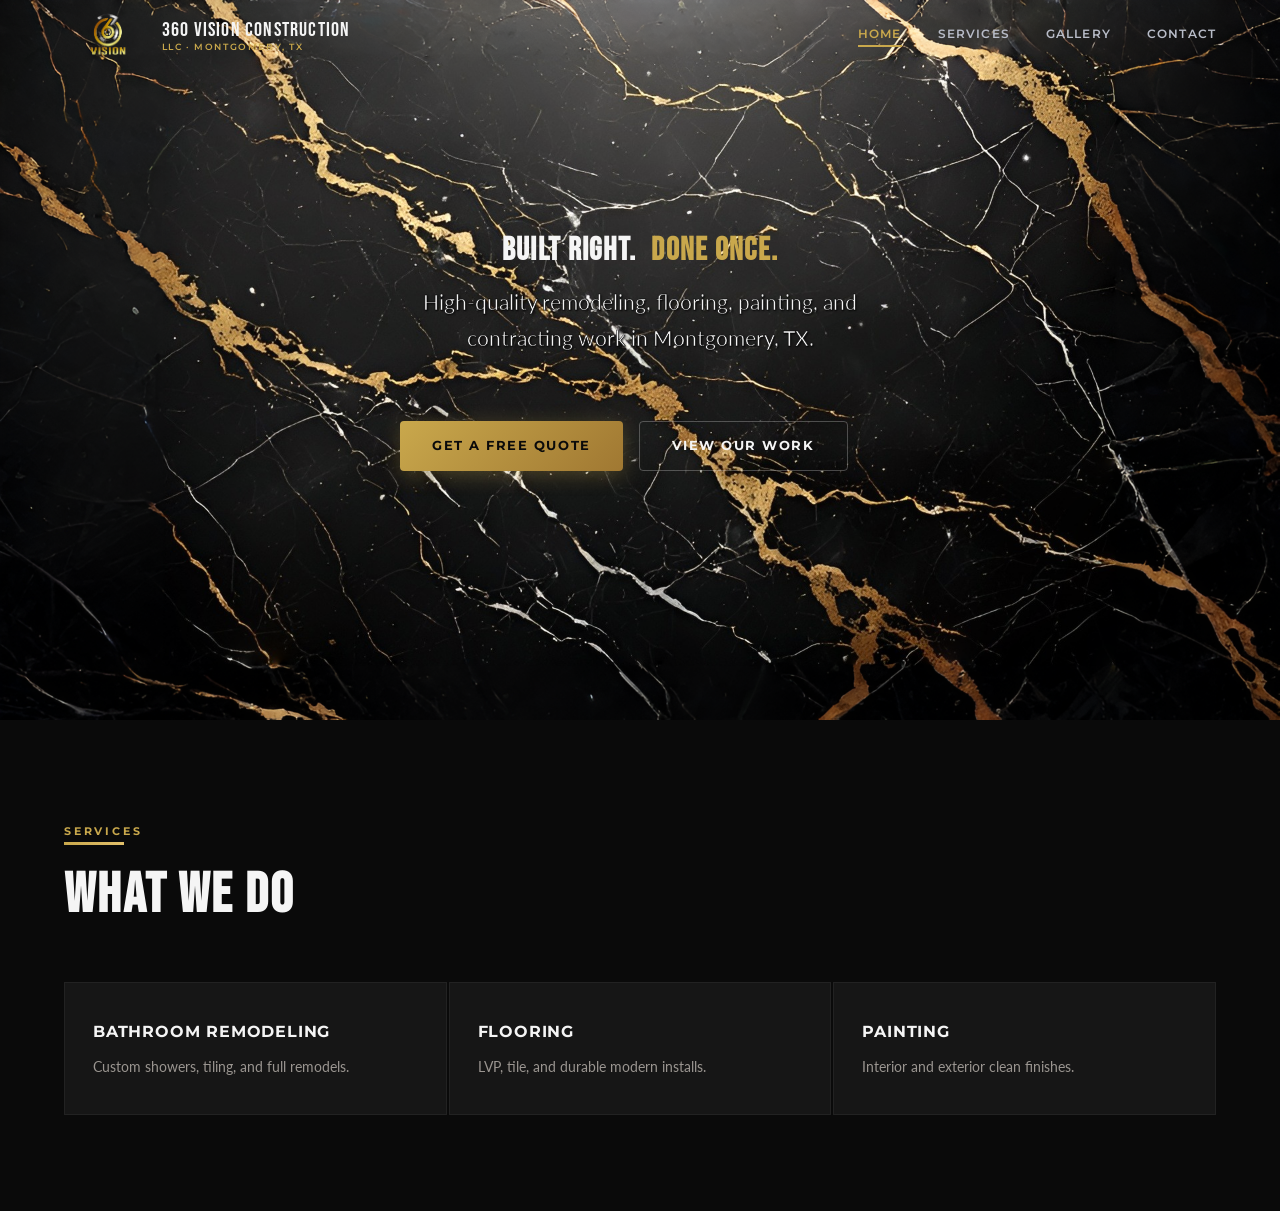
<file: index.html>
<!DOCTYPE html>
<html lang="en">

<head>
  <meta charset="UTF-8">
  <meta name="viewport" content="width=device-width, initial-scale=1.0">
  <title>360 Vision Construction LLC</title>


  <link rel="stylesheet" href="assets/css/styles.css">
</head>

<body>


  <nav id="navbar">
    <div class="nav-inner">
      <a href="../index.html" class="nav-logo">
        <img src="../assets/images/branding/IMG_4786.PNG" alt="360 Vision Construction LLC"
          style="height:60px; width:auto;" />
        <div class="logo-text">
          <span class="logo-name">360 Vision Construction</span>
          <span class="logo-sub">LLC · Montgomery, TX</span>
        </div>
      </a>

      <div class="nav-links">
        <a href="../index.html" class="active">Home</a>
        <a href="../pages/services.html">Services</a>
        <a href="../pages/gallery.html">Gallery</a>
        <a href="pages/contact.html">Contact</a>
      </div>
    </div>
  </nav>


  <section class="hero">
    <div class="hero-content">
      <div class="hero-left">
        <h1 class="hero-headline section-title">
          Built Right.
          <span class="gold">Done Once.</span>
        </h1>
        <p class="hero-desc">
          High-quality remodeling, flooring, painting, and contracting work in Montgomery, TX.
        </p>

      </div>
      <div class="hero-actions">
        <a href="../pages/contact.html" class="btn btn-primary">Get a Free Quote</a>
        <a href="../pages/gallery.html" class="btn btn-outline">View Our Work</a>
      </div>
    </div>
    </div>

  </section>


  <section class="section-pad">
    <div class="container">
      <div class="section-header">
        <span class="section-label">Services</span>
        <span class="accent-line"></span>
        <h2 class="section-title">What We Do</h2>
      </div>


      <div class="services-grid">
        <div class="service-card">
          <h3>Bathroom Remodeling</h3>
          <p>Custom showers, tiling, and full remodels.</p>
        </div>


        <div class="service-card">
          <h3>Flooring</h3>
          <p>LVP, tile, and durable modern installs.</p>
        </div>


        <div class="service-card">
          <h3>Painting</h3>
          <p>Interior and exterior clean finishes.</p>
        </div>
      </div>
    </div>
  </section>


  <script src="assets/js/script.js"></script>
</body>

</html>
</file>
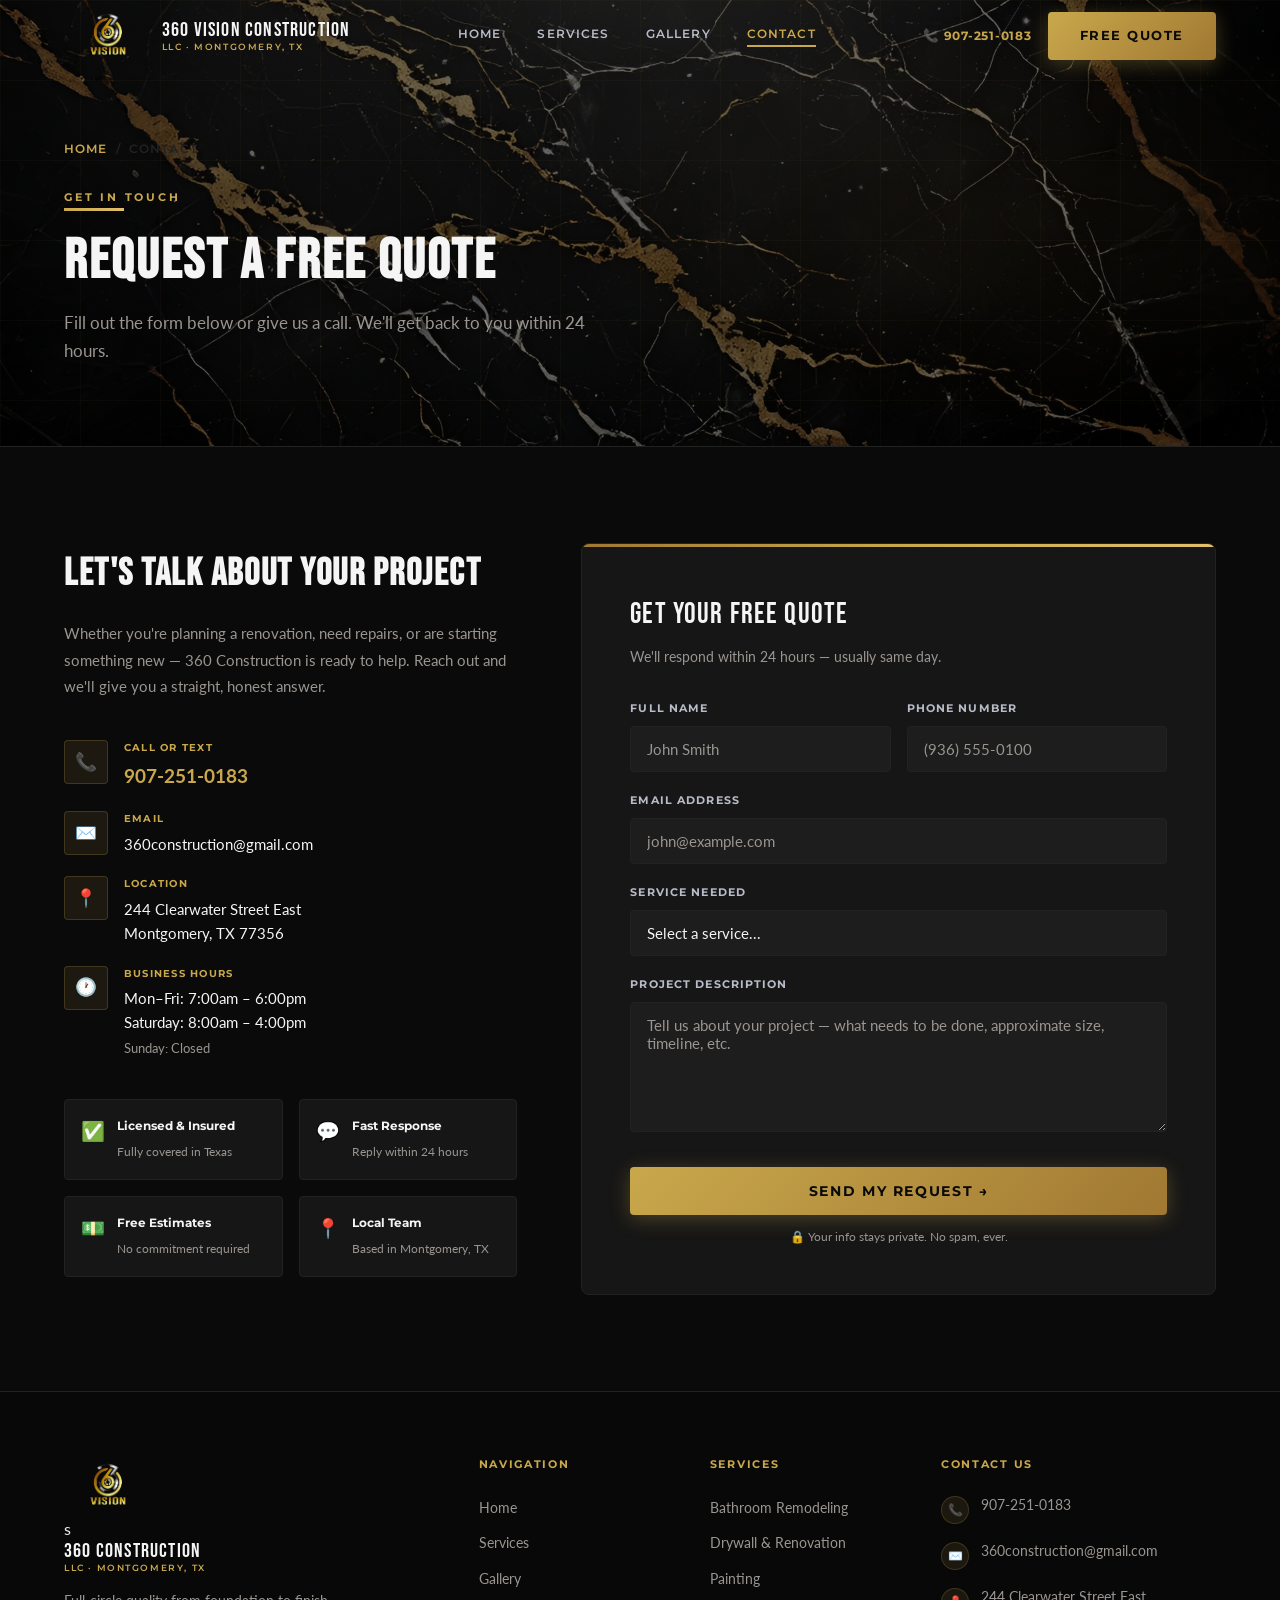
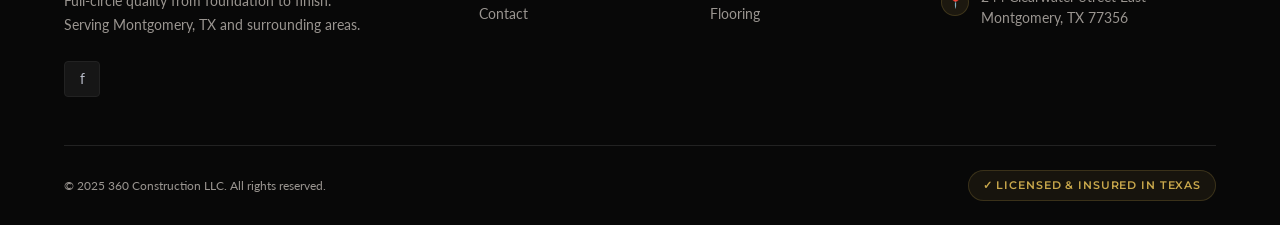
<file: pages/contact.html>
<!DOCTYPE html>
<html lang="en">

<head>
  <meta charset="UTF-8" />
  <meta name="viewport" content="width=device-width, initial-scale=1.0" />
  <title>Contact | 360 Construction LLC — Free Quote Montgomery, TX</title>
  <meta name="description"
    content="Get a free estimate from 360 Construction LLC. Call 907-251-0183 or submit a request online." />
  <link rel="stylesheet" href="../assets/css/styles.css" />
  <style>
    .contact-trust-grid {
      display: grid;
      grid-template-columns: repeat(2, 1fr);
      gap: 16px;
      margin-top: 40px;
    }

    .contact-trust-item {
      display: flex;
      align-items: flex-start;
      gap: 12px;
      background: var(--black-card);
      border: 1px solid var(--black-border);
      border-radius: var(--radius);
      padding: 16px;
    }

    .cti-icon {
      font-size: 1.2rem;
      flex-shrink: 0;
    }

    .cti-text strong {
      display: block;
      font-family: var(--font-heading);
      font-size: 0.75rem;
      font-weight: 700;
      color: var(--white);
      margin-bottom: 2px;
    }

    .cti-text span {
      font-size: 0.78rem;
      color: var(--text-muted);
    }

    @media (max-width: 600px) {
      .contact-trust-grid {
        grid-template-columns: 1fr;
      }
    }
  </style>
</head>

<body>

  <nav id="navbar">
    <div class="nav-inner">
      <a href="../index.html" class="nav-logo">
        <img src="../assets/images/branding/IMG_4786.PNG" alt="360 Vision Construction LLC"
          style="height:60px; width:auto;" />
        <div class="logo-text">
          <span class="logo-name">360 Vision Construction</span>
          <span class="logo-sub">LLC · Montgomery, TX</span>
        </div>
      </a>
      <div class="nav-links">
        <a href="../index.html">Home</a>
        <a href="services.html">Services</a>
        <a href="gallery.html">Gallery</a>
        <a href="contact.html" class="active">Contact</a>
      </div>
      <div class="nav-cta">
        <a href="tel:9072510183" class="nav-phone">📞 907-251-0183</a>
        <a href="contact.html" class="btn btn-primary">Free Quote</a>
      </div>
      <button class="hamburger" id="hamburger" aria-label="Menu" aria-expanded="false">
        <span></span><span></span><span></span>
      </button>
    </div>
  </nav>

  <div class="mobile-menu" id="mobile-menu">
    <a href="../index.html">Home</a>
    <a href="services.html">Services</a>
    <a href="gallery.html">Gallery</a>
    <a href="contact.html">Contact</a>
    <a href="tel:9072510183" class="btn btn-primary">📞 Call 907-251-0183</a>
    <a href="contact.html" class="btn btn-outline">Get a Free Quote</a>
  </div>

  <section class="page-hero">
    <div class="container">
      <div class="breadcrumb">
        <a href="../index.html">Home</a>
        <span>/</span>
        <span>Contact</span>
      </div>
      <span class="section-label">Get in Touch</span>
      <span class="accent-line"></span>
      <h1 class="section-title">Request a Free Quote</h1>
      <p class="section-subtitle">Fill out the form below or give us a call. We'll get back to you within 24 hours.</p>
    </div>
  </section>

  <section class="contact-section section-pad">
    <div class="container">
      <div class="contact-layout">

        <div class="contact-info fade-up">
          <h2>Let's Talk About Your Project</h2>
          <p>Whether you're planning a renovation, need repairs, or are starting something new — 360 Construction is
            ready to help. Reach out and we'll give you a straight, honest answer.</p>

          <div class="contact-details">
            <div class="contact-detail">
              <div class="cd-icon">📞</div>
              <div>
                <div class="cd-label">Call or Text</div>
                <div class="cd-value">
                  <a href="tel:9072510183"
                    style="font-size:1.2rem; font-weight:700; color: var(--gold);">907-251-0183</a>
                </div>
              </div>
            </div>
            <div class="contact-detail">
              <div class="cd-icon">✉️</div>
              <div>
                <div class="cd-label">Email</div>
                <div class="cd-value">
                  <a href="mailto:360construction@gmail.com">360construction@gmail.com</a>
                </div>
              </div>
            </div>
            <div class="contact-detail">
              <div class="cd-icon">📍</div>
              <div>
                <div class="cd-label">Location</div>
                <div class="cd-value">244 Clearwater Street East<br>Montgomery, TX 77356</div>
              </div>
            </div>
            <div class="contact-detail">
              <div class="cd-icon">🕐</div>
              <div>
                <div class="cd-label">Business Hours</div>
                <div class="cd-value">
                  Mon–Fri: 7:00am – 6:00pm<br>
                  Saturday: 8:00am – 4:00pm<br>
                  <span style="color: var(--text-muted); font-size: 0.82rem;">Sunday: Closed</span>
                </div>
              </div>
            </div>
          </div>

          <div class="contact-trust-grid">
            <div class="contact-trust-item">
              <div class="cti-icon">✅</div>
              <div class="cti-text">
                <strong>Licensed &amp; Insured</strong>
                <span>Fully covered in Texas</span>
              </div>
            </div>
            <div class="contact-trust-item">
              <div class="cti-icon">💬</div>
              <div class="cti-text">
                <strong>Fast Response</strong>
                <span>Reply within 24 hours</span>
              </div>
            </div>
            <div class="contact-trust-item">
              <div class="cti-icon">💵</div>
              <div class="cti-text">
                <strong>Free Estimates</strong>
                <span>No commitment required</span>
              </div>
            </div>
            <div class="contact-trust-item">
              <div class="cti-icon">📍</div>
              <div class="cti-text">
                <strong>Local Team</strong>
                <span>Based in Montgomery, TX</span>
              </div>
            </div>
          </div>
        </div>

        <div class="contact-form-wrap fade-up">
          <div id="form-success" class="form-success">
            <div class="success-icon">✅</div>
            <h3>Message Received!</h3>
            <p>Thanks for reaching out. We will get back to you within 24 hours.</p>
            <div style="margin-top: 24px;">
              <a href="tel:9072510183" class="btn btn-primary">📞 Call Us Now</a>
            </div>
          </div>

          <form id="contact-form" novalidate>
            <input type="hidden" name="source" value="website" />
            <div class="form-title">Get Your Free Quote</div>
            <div class="form-subtitle">We'll respond within 24 hours — usually same day.</div>

            <div class="form-row">
              <div class="form-group">
                <label for="name">Full Name</label>
                <input type="text" id="name" name="name" placeholder="John Smith" required />
              </div>
              <div class="form-group">
                <label for="phone">Phone Number</label>
                <input type="tel" id="phone" name="phone" placeholder="(936) 555-0100" required />
              </div>
            </div>

            <div class="form-group">
              <label for="email">Email Address</label>
              <input type="email" id="email" name="email" placeholder="john@example.com" />
            </div>

            <div class="form-group">
              <label for="service">Service Needed</label>
              <select id="service" name="service" required>
                <option value="" disabled selected>Select a service...</option>
                <option value="Bathroom Remodeling">Bathroom Remodeling</option>
                <option value="Drywall & Renovation">Drywall &amp; Renovation</option>
                <option value="Painting">Painting</option>
                <option value="Flooring">Flooring</option>
                <option value="General Contracting">General Contracting</option>
                <option value="Other">Other / Not Sure</option>
              </select>
            </div>

            <div class="form-group">
              <label for="message">Project Description</label>
              <textarea id="message" name="message"
                placeholder="Tell us about your project — what needs to be done, approximate size, timeline, etc."
                required></textarea>
            </div>

            <button type="submit" class="btn btn-primary form-submit">
              Send My Request →
            </button>
            <div class="form-note">🔒 Your info stays private. No spam, ever.</div>
          </form>
        </div>

      </div>
    </div>
  </section>

  <footer>
    <div class="container">
      <div class="footer-grid">
        <div class="footer-brand">
          <img src="../assets/images/branding/IMG_4786.PNG" alt="360 Vision Construction LLC"
            style="height:60px; width:auto;" />s
          <div class="logo-text">
            <span class="logo-name">360 Construction</span>
            <span class="logo-sub">LLC · Montgomery, TX</span>
          </div>
          </a>
          <p>Full-circle quality from foundation to finish. Serving Montgomery, TX and surrounding areas.</p>
          <div class="footer-social">
            <a href="https://facebook.com/360constructionllc" class="social-link" aria-label="Facebook" target="_blank"
              rel="noopener">f</a>
          </div>
        </div>
        <div class="footer-col">
          <h4>Navigation</h4>
          <ul>
            <li><a href="../index.html">Home</a></li>
            <li><a href="services.html">Services</a></li>
            <li><a href="gallery.html">Gallery</a></li>
            <li><a href="contact.html">Contact</a></li>
          </ul>
        </div>
        <div class="footer-col">
          <h4>Services</h4>
          <ul>
            <li><a href="services.html">Bathroom Remodeling</a></li>
            <li><a href="services.html">Drywall &amp; Renovation</a></li>
            <li><a href="services.html">Painting</a></li>
            <li><a href="services.html">Flooring</a></li>
          </ul>
        </div>
        <div class="footer-col">
          <h4>Contact Us</h4>
          <div class="footer-contact-item">
            <div class="fc-icon">📞</div>
            <a href="tel:9072510183">907-251-0183</a>
          </div>
          <div class="footer-contact-item">
            <div class="fc-icon">✉️</div>
            <a href="mailto:360construction@gmail.com">360construction@gmail.com</a>
          </div>
          <div class="footer-contact-item">
            <div class="fc-icon">📍</div>
            <span>244 Clearwater Street East<br>Montgomery, TX 77356</span>
          </div>
        </div>
      </div>
      <div class="footer-bottom">
        <p>© 2025 360 Construction LLC. All rights reserved.</p>
        <div class="footer-badge">✓ Licensed &amp; Insured in Texas</div>
      </div>
    </div>
  </footer>

  <script src="../assets/js/script.js"></script>
</body>

</html>
</file>
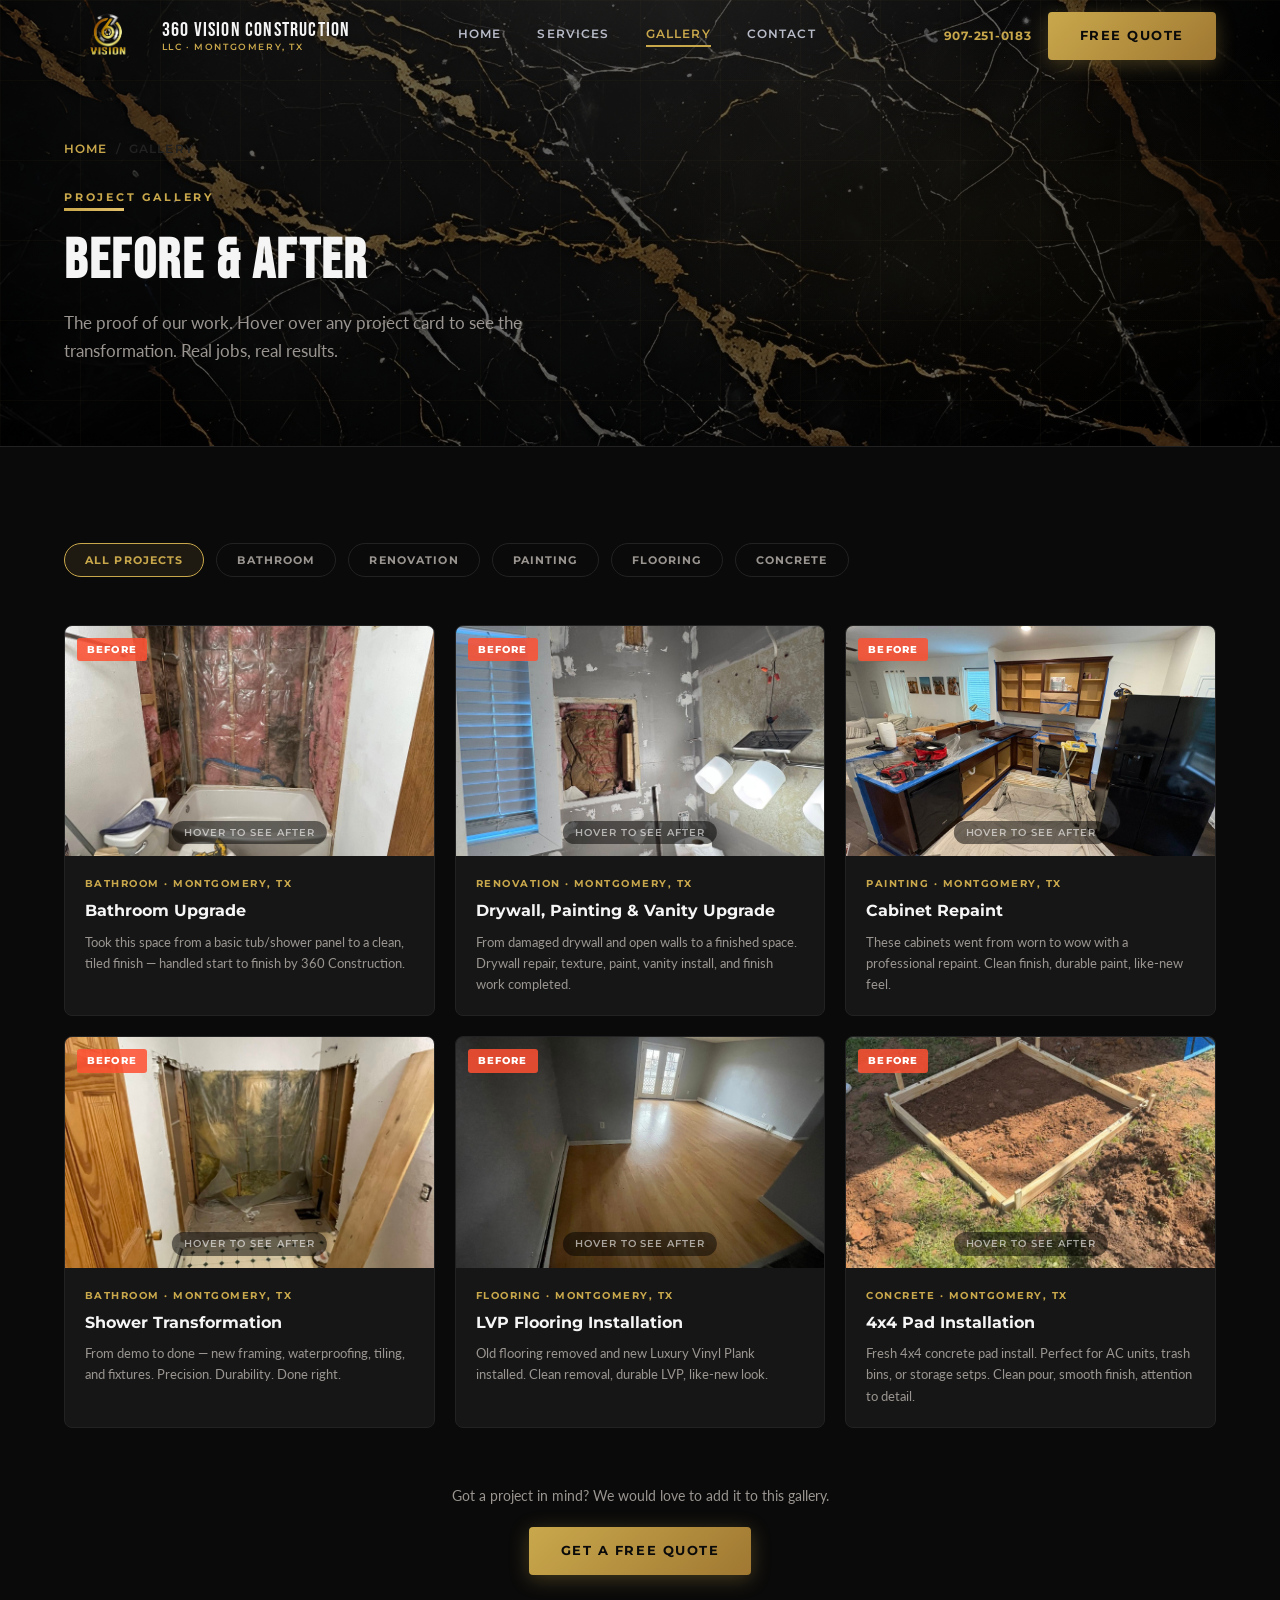
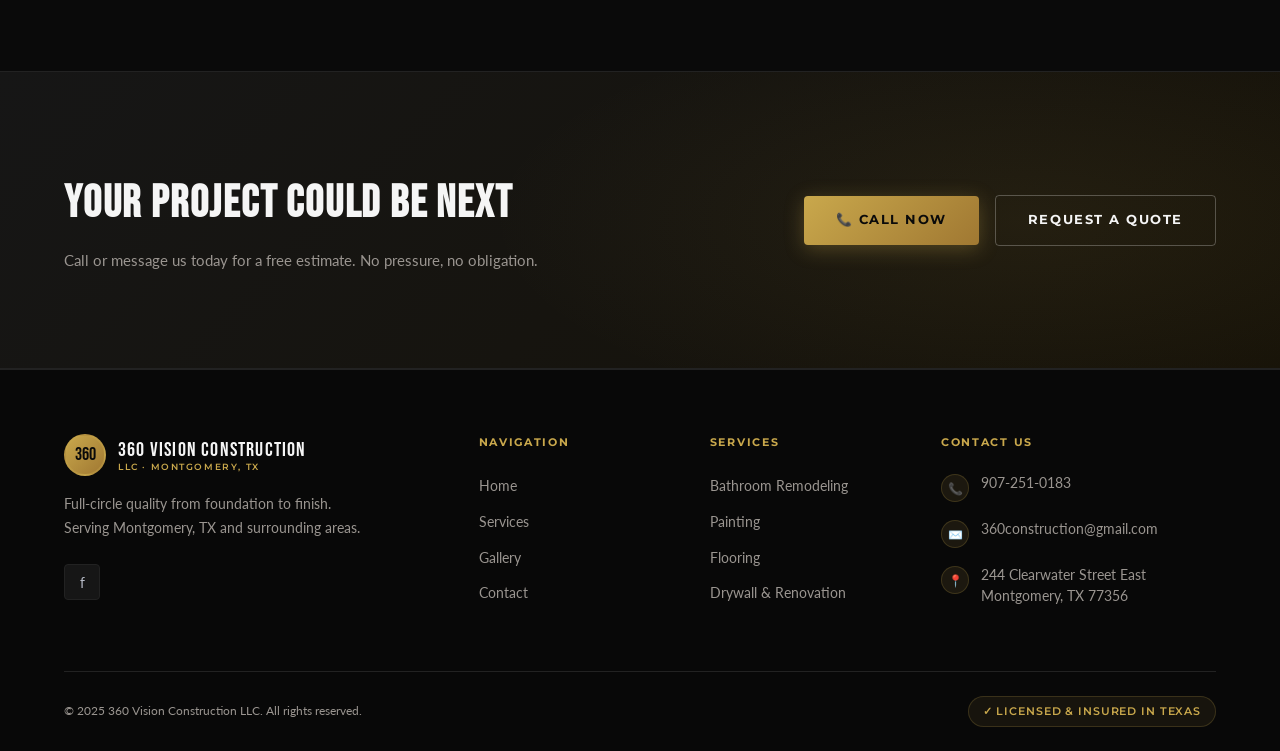
<file: pages/gallery.html>
<!DOCTYPE html>
<html lang="en">

<head>
  <meta charset="UTF-8" />
  <meta name="viewport" content="width=device-width, initial-scale=1.0" />
  <title>Project Gallery | 360 Vision Construction LLC</title>
  <meta name="description"
    content="Before and after project photos from 360 Vision Construction LLC in Montgomery, TX." />
  <img src="../assets/images/branding/IMG_4786.PNG" alt="360 Vision Construction LLC" style="display:none;" />
  <link rel="stylesheet" href="../assets/css/styles.css" />
</head>

<body>

  <nav id="navbar">
    <div class="nav-inner">
      <a href="../index.html" class="nav-logo">
        <img src="../assets/images/branding/IMG_4786.PNG" alt="360 Vision Construction LLC"
          style="height:60px; width:auto;" />
        <div class="logo-text">
          <span class="logo-name">360 Vision Construction</span>
          <span class="logo-sub">LLC · Montgomery, TX</span>
        </div>
      </a>
      <div class="nav-links">
        <a href="../index.html">Home</a>
        <a href="services.html">Services</a>
        <a href="gallery.html" class="active">Gallery</a>
        <a href="contact.html">Contact</a>
      </div>
      <div class="nav-cta">
        <a href="tel:9072510183" class="nav-phone">📞 907-251-0183</a>
        <a href="contact.html" class="btn btn-primary">Free Quote</a>
      </div>
      <button class="hamburger" id="hamburger" aria-label="Menu" aria-expanded="false">
        <span></span><span></span><span></span>
      </button>
    </div>
  </nav>

  <div class="mobile-menu" id="mobile-menu">
    <a href="../index.html">Home</a>
    <a href="services.html">Services</a>
    <a href="gallery.html">Gallery</a>
    <a href="contact.html">Contact</a>
    <a href="tel:9072510183" class="btn btn-primary">📞 Call 907-251-0183</a>
    <a href="contact.html" class="btn btn-outline">Get a Free Quote</a>
  </div>

  <section class="page-hero">
    <div class="container">
      <div class="breadcrumb">
        <a href="../index.html">Home</a>
        <span>/</span>
        <span>Gallery</span>
      </div>
      <span class="section-label">Project Gallery</span>
      <span class="accent-line"></span>
      <h1 class="section-title">Before &amp; After</h1>
      <p class="section-subtitle">The proof of our work. Hover over any project card to see the transformation. Real
        jobs, real results.</p>
    </div>
  </section>

  <section class="gallery-full section-pad">
    <div class="container">

      <div class="gallery-filter">
        <button class="filter-btn active" data-filter="all">All Projects</button>
        <button class="filter-btn" data-filter="bathroom">Bathroom</button>
        <button class="filter-btn" data-filter="renovation">Renovation</button>
        <button class="filter-btn" data-filter="painting">Painting</button>
        <button class="filter-btn" data-filter="flooring">Flooring</button>
        <button class="filter-btn" data-filter="concrete">Concrete</button>
      </div>

      <div class="gallery-grid" id="gallery-grid">

        <div class="gallery-item fade-up" data-category="bathroom">
          <div class="before-after">
            <img class="before-img" src="../assets/images/projects/project-1/before.jpg"
              alt="Before - Bathroom Upgrade" />
            <img class="after-img" src="../assets/images/projects/project-1/after.jpg" alt="After - Bathroom Upgrade" />
            <div class="ba-labels">
              <span class="ba-label before">Before</span>
              <span class="ba-label after">After</span>
            </div>
            <div class="hover-hint">Hover to see After</div>
          </div>
          <div class="project-info">
            <div class="project-cat">Bathroom · Montgomery, TX</div>
            <h3>Bathroom Upgrade</h3>
            <p>Took this space from a basic tub/shower panel to a clean, tiled finish — handled start to finish by 360
              Construction.</p>
          </div>
        </div>

        <div class="gallery-item fade-up" data-category="renovation">
          <div class="before-after">
            <img class="before-img" src="../assets/images/projects/project-2/before.jpg"
              alt="Before - Drywall and Vanity Upgrade" />
            <img class="after-img" src="../assets/images/projects/project-2/after.jpg"
              alt="After - Drywall and Vanity Upgrade" />
            <div class="ba-labels">
              <span class="ba-label before">Before</span>
              <span class="ba-label after">After</span>
            </div>
            <div class="hover-hint">Hover to see After</div>
          </div>
          <div class="project-info">
            <div class="project-cat">Renovation · Montgomery, TX</div>
            <h3>Drywall, Painting &amp; Vanity Upgrade</h3>
            <p>From damaged drywall and open walls to a finished space. Drywall repair, texture, paint, vanity install,
              and finish work completed.</p>
          </div>
        </div>

        <div class="gallery-item fade-up" data-category="painting">
          <div class="before-after">
            <img class="before-img" src="../assets/images/projects/project-3/before.jpg"
              alt="Before - Cabinet Repaint" />
            <img class="after-img" src="../assets/images/projects/project-3/after.jpg" alt="After - Cabinet Repaint" />
            <div class="ba-labels">
              <span class="ba-label before">Before</span>
              <span class="ba-label after">After</span>
            </div>
            <div class="hover-hint">Hover to see After</div>
          </div>
          <div class="project-info">
            <div class="project-cat">Painting · Montgomery, TX</div>
            <h3>Cabinet Repaint</h3>
            <p>These cabinets went from worn to wow with a professional repaint. Clean finish, durable paint, like-new
              feel.</p>
          </div>
        </div>

        <div class="gallery-item fade-up" data-category="bathroom">
          <div class="before-after">
            <img class="before-img" src="../assets/images/projects/project-4/before.jpg"
              alt="Before - Shower Transformation" />
            <img class="after-img" src="../assets/images/projects/project-4/after.jpg"
              alt="After - Shower Transformation" />
            <div class="ba-labels">
              <span class="ba-label before">Before</span>
              <span class="ba-label after">After</span>
            </div>
            <div class="hover-hint">Hover to see After</div>
          </div>
          <div class="project-info">
            <div class="project-cat">Bathroom · Montgomery, TX</div>
            <h3>Shower Transformation</h3>
            <p>From demo to done — new framing, waterproofing, tiling, and fixtures. Precision. Durability. Done right.
            </p>
          </div>
        </div>

        <div class="gallery-item fade-up" data-category="flooring">
          <div class="before-after">
            <img class="before-img" src="../assets/images/projects/project-5/before.jpg" alt="Before - LVP Flooring" />
            <img class="after-img" src="../assets/images/projects/project-5/after.jpg" alt="After - LVP Flooring" />
            <div class="ba-labels">
              <span class="ba-label before">Before</span>
              <span class="ba-label after">After</span>
            </div>
            <div class="hover-hint">Hover to see After</div>
          </div>
          <div class="project-info">
            <div class="project-cat">Flooring · Montgomery, TX</div>
            <h3>LVP Flooring Installation</h3>
            <p>Old flooring removed and new Luxury Vinyl Plank installed. Clean removal, durable LVP, like-new look.</p>
          </div>
        </div>

        <div class="gallery-item fade-up" data-category="concrete">
          <div class="before-after">
            <img class="before-img" src="../assets/images/projects/project-6/before.jpg"
              alt="Before - 4x4 Pad Installation" />
            <img class="after-img" src="../assets/images/projects/project-6/after.jpg"
              alt="After - 4x4 Pad Installation" />
            <div class="ba-labels">
              <span class="ba-label before">Before</span>
              <span class="ba-label after">After</span>
            </div>
            <div class="hover-hint">Hover to see After</div>
          </div>
          <div class="project-info">
            <div class="project-cat">Concrete · Montgomery, TX</div>
            <h3>4x4 Pad Installation</h3>
            <p>Fresh 4x4 concrete pad install. Perfect for AC units, trash bins, or storage setps. Clean pour, smooth
              finish, attention to
              detail.</p>
          </div>
        </div>

      </div>

      <div style="text-align:center; margin-top: 56px;">
        <p style="font-size:0.9rem; color: var(--text-muted); margin-bottom: 20px;">Got a project in mind? We would love
          to add it to this gallery.</p>
        <a href="contact.html" class="btn btn-primary">Get a Free Quote</a>
      </div>

    </div>
  </section>

  <section class="cta-banner section-pad">
    <div class="container">
      <div class="cta-banner-inner">
        <div class="cta-banner-text">
          <h2>Your Project Could Be Next</h2>
          <p>Call or message us today for a free estimate. No pressure, no obligation.</p>
        </div>
        <div class="cta-banner-actions">
          <a href="tel:9072510183" class="btn btn-primary">📞 Call Now</a>
          <a href="contact.html" class="btn btn-outline">Request a Quote</a>
        </div>
      </div>
    </div>
  </section>

  <footer>
    <div class="container">
      <div class="footer-grid">
        <div class="footer-brand">
          <a href="../index.html" class="nav-logo">
            <div class="logo-mark">360</div>
            <div class="logo-text">
              <span class="logo-name">360 Vision Construction</span>
              <span class="logo-sub">LLC · Montgomery, TX</span>
            </div>
          </a>
          <p>Full-circle quality from foundation to finish. Serving Montgomery, TX and surrounding areas.</p>
          <div class="footer-social">
            <a href="https://facebook.com/360constructionllc" class="social-link" aria-label="Facebook" target="_blank"
              rel="noopener">f</a>
          </div>
        </div>
        <div class="footer-col">
          <h4>Navigation</h4>
          <ul>
            <li><a href="../index.html">Home</a></li>
            <li><a href="services.html">Services</a></li>
            <li><a href="gallery.html">Gallery</a></li>
            <li><a href="contact.html">Contact</a></li>
          </ul>
        </div>
        <div class="footer-col">
          <h4>Services</h4>
          <ul>
            <li><a href="services.html">Bathroom Remodeling</a></li>
            <li><a href="services.html">Painting</a></li>
            <li><a href="services.html">Flooring</a></li>
            <li><a href="services.html">Drywall &amp; Renovation</a></li>
          </ul>
        </div>
        <div class="footer-col">
          <h4>Contact Us</h4>
          <div class="footer-contact-item">
            <div class="fc-icon">📞</div>
            <a href="tel:9072510183">907-251-0183</a>
          </div>
          <div class="footer-contact-item">
            <div class="fc-icon">✉️</div>
            <a href="mailto:360construction@gmail.com">360construction@gmail.com</a>
          </div>
          <div class="footer-contact-item">
            <div class="fc-icon">📍</div>
            <span>244 Clearwater Street East<br>Montgomery, TX 77356</span>
          </div>
        </div>
      </div>
      <div class="footer-bottom">
        <p>© 2025 360 Vision Construction LLC. All rights reserved.</p>
        <div class="footer-badge">✓ Licensed &amp; Insured in Texas</div>
      </div>
    </div>
  </footer>

  <script src="../assets/js/script.js"></script>
</body>

</html>
</file>
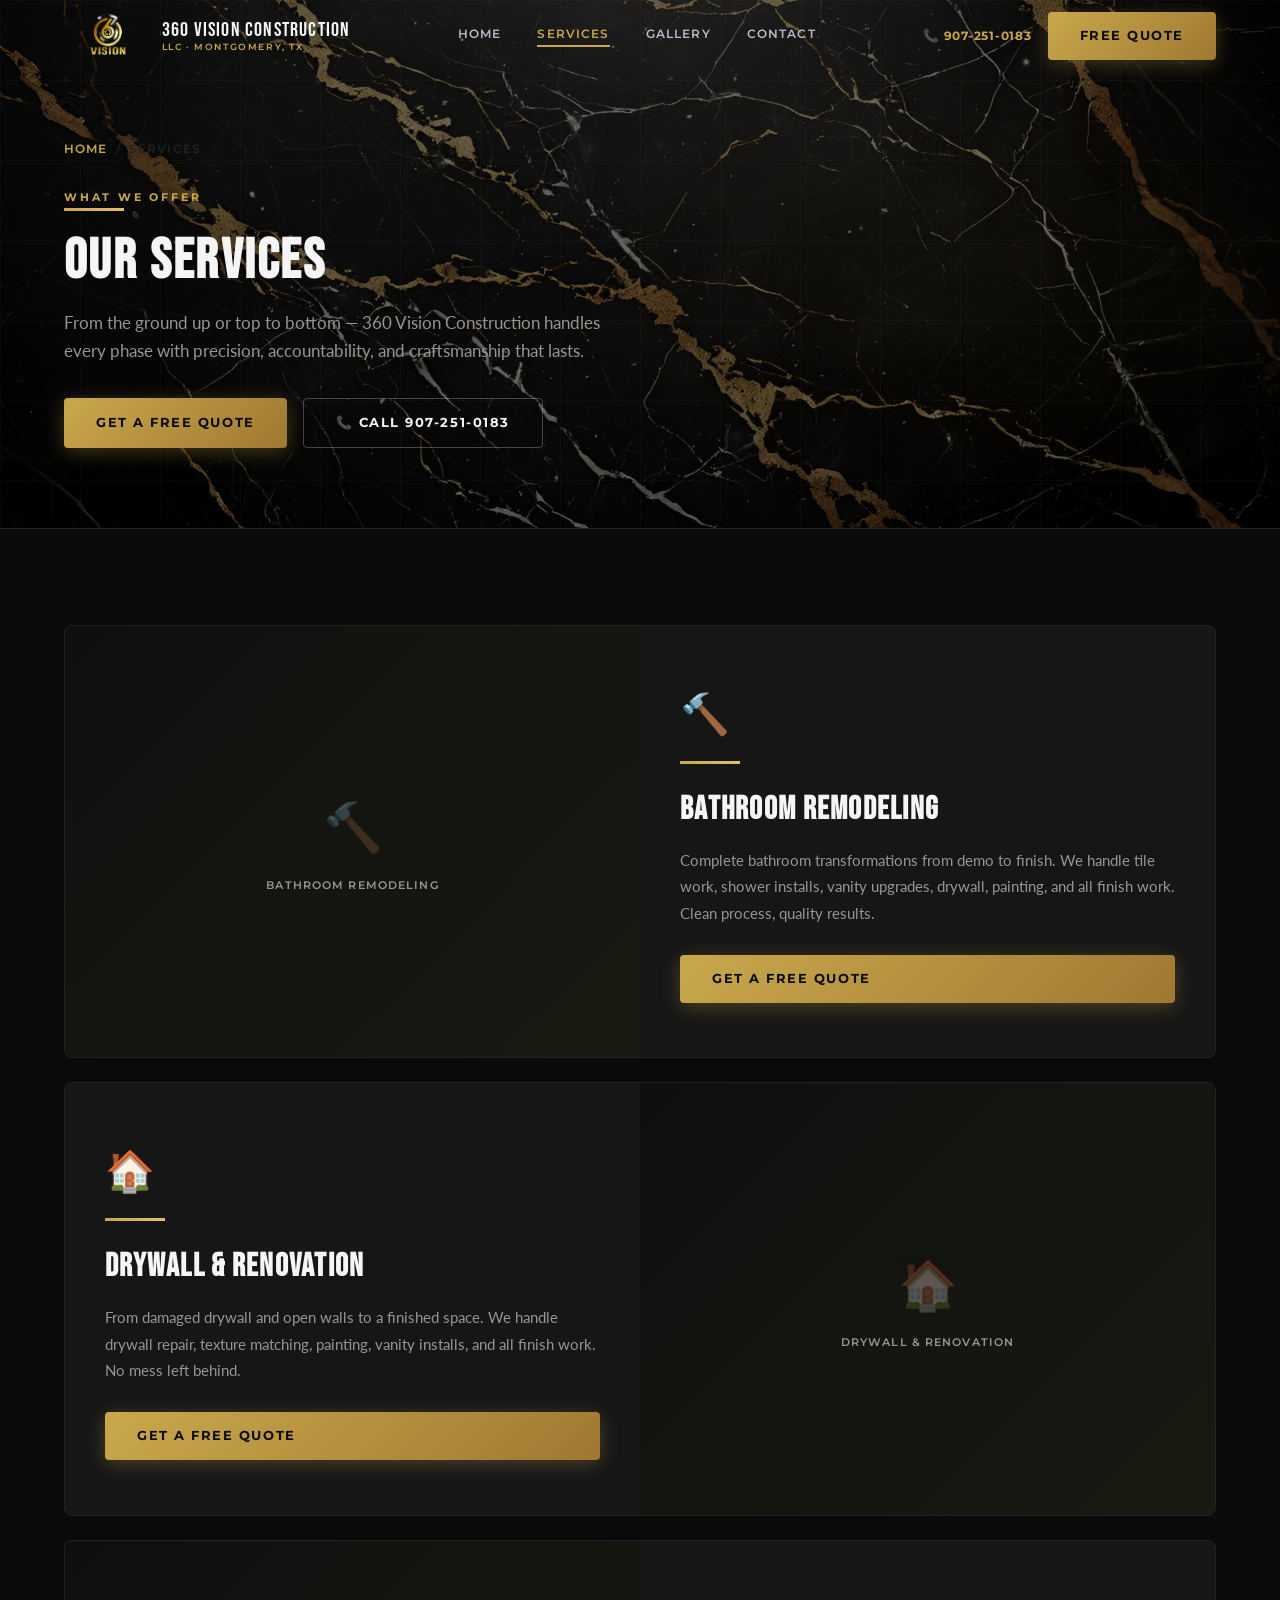
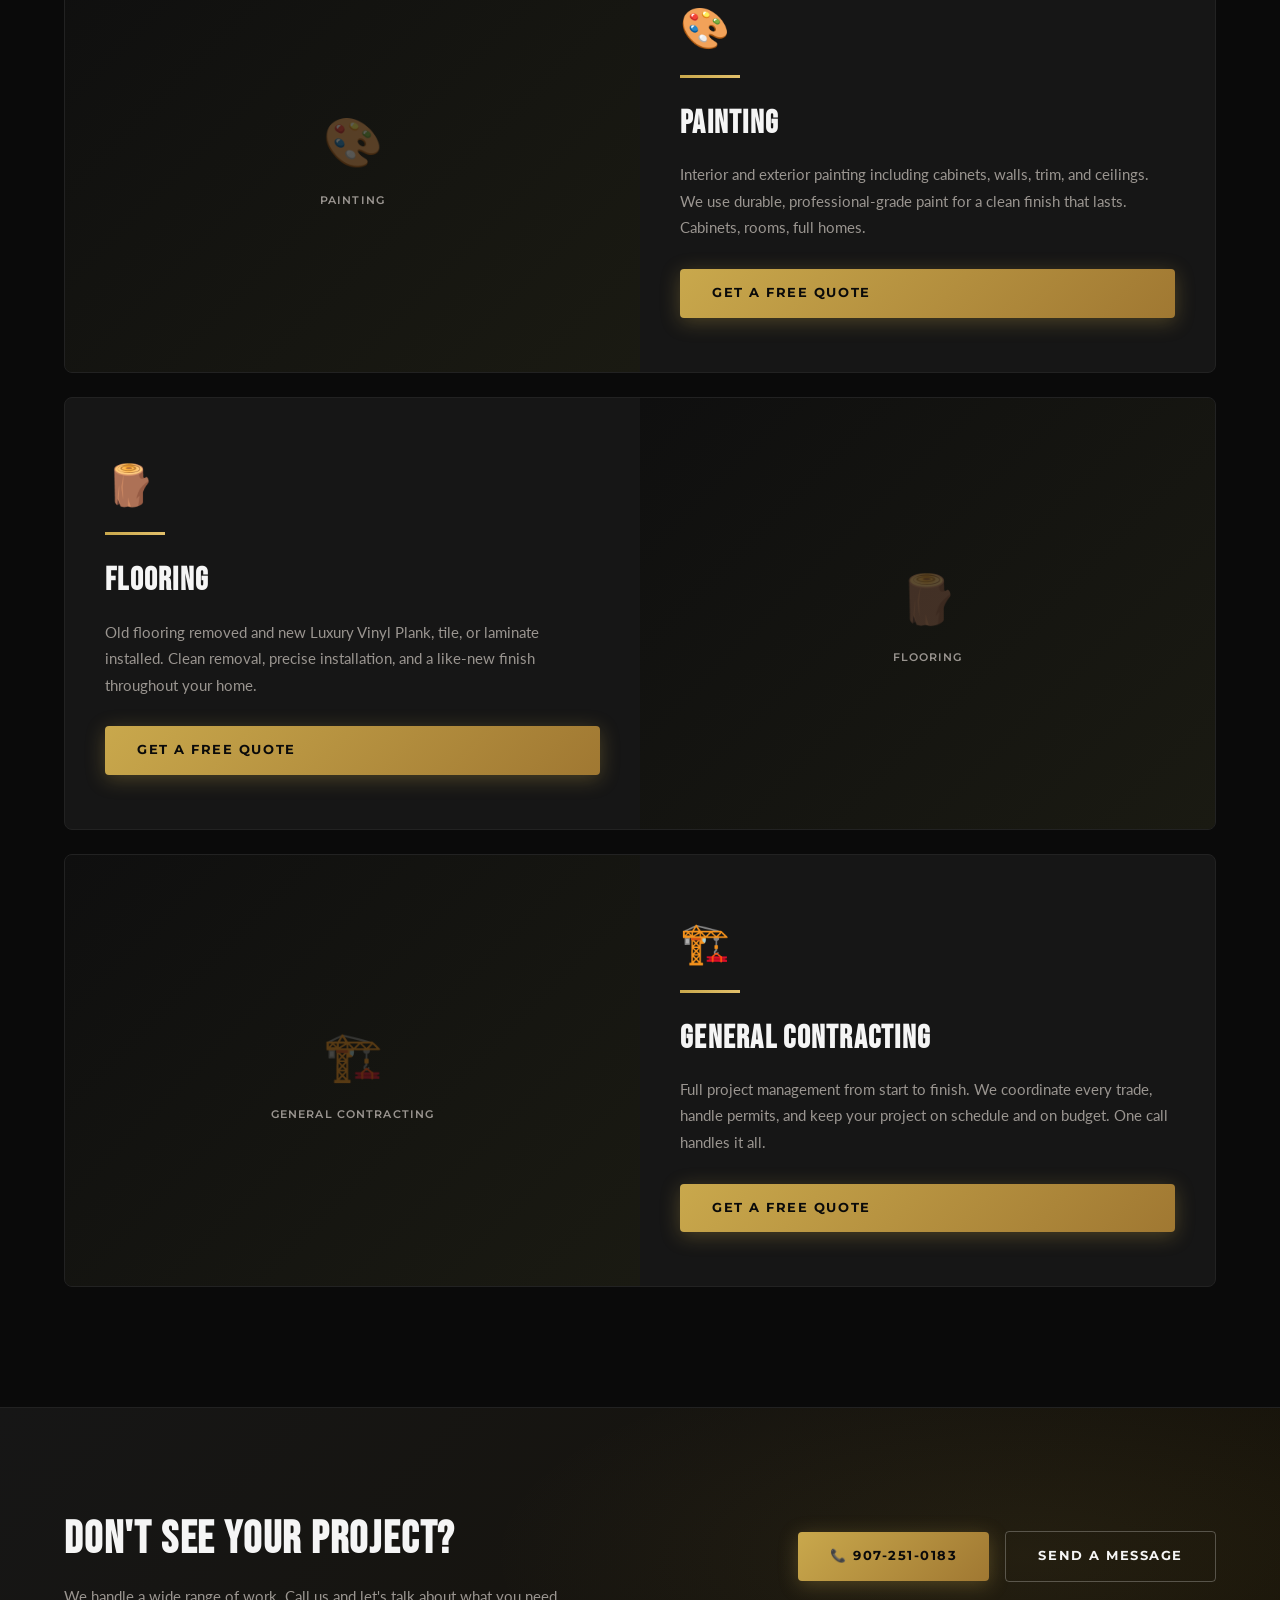
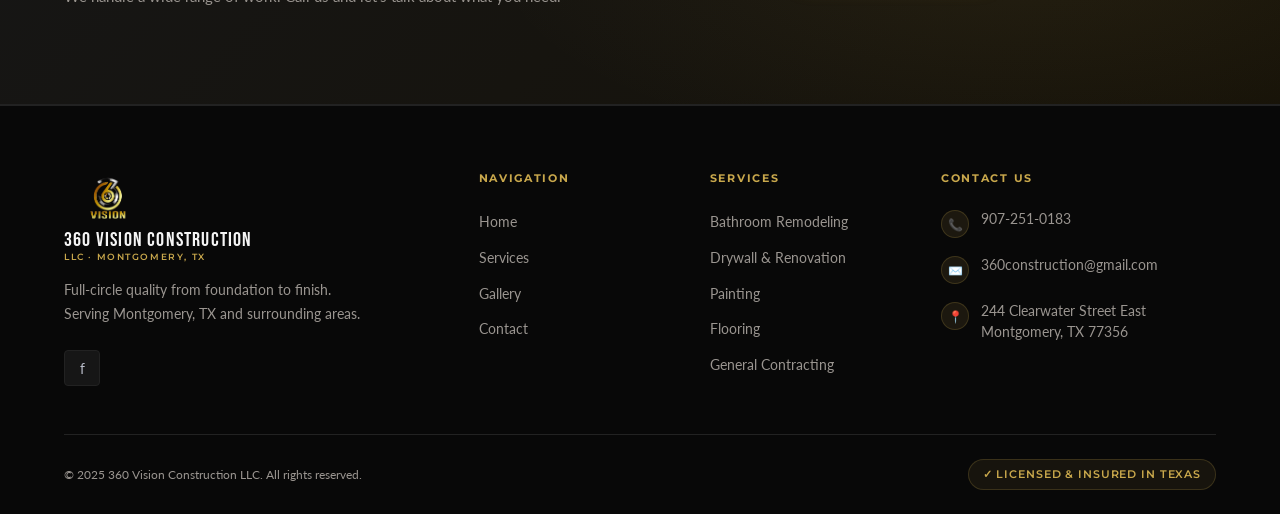
<file: pages/services.html>
<!DOCTYPE html>
<html lang="en">

<head>
  <meta charset="UTF-8" />
  <meta name="viewport" content="width=device-width, initial-scale=1.0" />
  <title>Services | 360 Vision Construction LLC — Montgomery, TX</title>
  <meta name="description"
    content="Full range of construction services from 360 Vision Construction LLC in Montgomery, TX." />
  <link rel="stylesheet" href="../assets/css/styles.css" />
</head>

<body>

  <nav id="navbar">
    <div class="nav-inner">
      <a href="../index.html" class="nav-logo">
        <img src="../assets/images/branding/IMG_4786.PNG" alt="360 Vision Construction LLC"
          style="height:60px; width:auto;" />
        <div class="logo-text">
          <span class="logo-name">360 Vision Construction</span>
          <span class="logo-sub">LLC · Montgomery, TX</span>
        </div>
      </a>
      <div class="nav-links">
        <a href="../index.html">Home</a>
        <a href="services.html" class="active">Services</a>
        <a href="gallery.html">Gallery</a>
        <a href="contact.html">Contact</a>
      </div>
      <div class="nav-cta">
        <a href="tel:9072510183" class="nav-phone">📞 907-251-0183</a>
        <a href="contact.html" class="btn btn-primary">Free Quote</a>
      </div>
      <button class="hamburger" id="hamburger" aria-label="Menu" aria-expanded="false">
        <span></span><span></span><span></span>
      </button>
    </div>
  </nav>

  <div class="mobile-menu" id="mobile-menu">
    <a href="../index.html">Home</a>
    <a href="services.html">Services</a>
    <a href="gallery.html">Gallery</a>
    <a href="contact.html">Contact</a>
    <a href="tel:9072510183" class="btn btn-primary">📞 Call 907-251-0183</a>
    <a href="contact.html" class="btn btn-outline">Get a Free Quote</a>
  </div>

  <section class="page-hero">
    <div class="container">
      <div class="breadcrumb">
        <a href="../index.html">Home</a>
        <span>/</span>
        <span>Services</span>
      </div>
      <span class="section-label">What We Offer</span>
      <span class="accent-line"></span>
      <h1 class="section-title">Our Services</h1>
      <p class="section-subtitle">From the ground up or top to bottom — 360 Vision Construction handles every phase with
        precision, accountability, and craftsmanship that lasts.</p>
      <div style="margin-top: 32px; display:flex; gap: 16px; flex-wrap: wrap;">
        <a href="contact.html" class="btn btn-primary">Get a Free Quote</a>
        <a href="tel:9072510183" class="btn btn-outline">📞 Call 907-251-0183</a>
      </div>
    </div>
  </section>

  <section class="services-full section-pad">
    <div class="container">

      <div class="service-row fade-up">
        <div class="service-img-wrap">
          <div class="service-img-placeholder">
            <div class="sip-icon">🔨</div>
            <div class="sip-text">Bathroom Remodeling</div>
          </div>
        </div>
        <div class="service-body">
          <div class="service-icon">🔨</div>
          <span class="accent-line"></span>
          <h2>Bathroom Remodeling</h2>
          <p>Complete bathroom transformations from demo to finish. We handle tile work, shower installs, vanity
            upgrades, drywall, painting, and all finish work. Clean process, quality results.</p>
          <a href="contact.html" class="btn btn-primary">Get a Free Quote</a>
        </div>
      </div>

      <div class="service-row reverse fade-up">
        <div class="service-img-wrap">
          <div class="service-img-placeholder">
            <div class="sip-icon">🏠</div>
            <div class="sip-text">Drywall & Renovation</div>
          </div>
        </div>
        <div class="service-body">
          <div class="service-icon">🏠</div>
          <span class="accent-line"></span>
          <h2>Drywall &amp; Renovation</h2>
          <p>From damaged drywall and open walls to a finished space. We handle drywall repair, texture matching,
            painting, vanity installs, and all finish work. No mess left behind.</p>
          <a href="contact.html" class="btn btn-primary">Get a Free Quote</a>
        </div>
      </div>

      <div class="service-row fade-up">
        <div class="service-img-wrap">
          <div class="service-img-placeholder">
            <div class="sip-icon">🎨</div>
            <div class="sip-text">Painting</div>
          </div>
        </div>
        <div class="service-body">
          <div class="service-icon">🎨</div>
          <span class="accent-line"></span>
          <h2>Painting</h2>
          <p>Interior and exterior painting including cabinets, walls, trim, and ceilings. We use durable,
            professional-grade paint for a clean finish that lasts. Cabinets, rooms, full homes.</p>
          <a href="contact.html" class="btn btn-primary">Get a Free Quote</a>
        </div>
      </div>

      <div class="service-row reverse fade-up">
        <div class="service-img-wrap">
          <div class="service-img-placeholder">
            <div class="sip-icon">🪵</div>
            <div class="sip-text">Flooring</div>
          </div>
        </div>
        <div class="service-body">
          <div class="service-icon">🪵</div>
          <span class="accent-line"></span>
          <h2>Flooring</h2>
          <p>Old flooring removed and new Luxury Vinyl Plank, tile, or laminate installed. Clean removal, precise
            installation, and a like-new finish throughout your home.</p>
          <a href="contact.html" class="btn btn-primary">Get a Free Quote</a>
        </div>
      </div>

      <div class="service-row fade-up">
        <div class="service-img-wrap">
          <div class="service-img-placeholder">
            <div class="sip-icon">🏗️</div>
            <div class="sip-text">General Contracting</div>
          </div>
        </div>
        <div class="service-body">
          <div class="service-icon">🏗️</div>
          <span class="accent-line"></span>
          <h2>General Contracting</h2>
          <p>Full project management from start to finish. We coordinate every trade, handle permits, and keep your
            project on schedule and on budget. One call handles it all.</p>
          <a href="contact.html" class="btn btn-primary">Get a Free Quote</a>
        </div>
      </div>

    </div>
  </section>

  <section class="cta-banner section-pad">
    <div class="container">
      <div class="cta-banner-inner">
        <div class="cta-banner-text">
          <h2>Don't See Your Project?</h2>
          <p>We handle a wide range of work. Call us and let's talk about what you need.</p>
        </div>
        <div class="cta-banner-actions">
          <a href="tel:9072510183" class="btn btn-primary">📞 907-251-0183</a>
          <a href="contact.html" class="btn btn-outline">Send a Message</a>
        </div>
      </div>
    </div>
  </section>

  <footer>
    <div class="container">
      <div class="footer-grid">
        <div class="footer-brand">
          <img src="../assets/images/branding/IMG_4786.PNG" alt="360 Vision Construction LLC"
            style="height:60px; width:auto;" />
          <div class="logo-text">
            <span class="logo-name">360 Vision Construction</span>
            <span class="logo-sub">LLC · Montgomery, TX</span>
          </div>
          </a>
          <p>Full-circle quality from foundation to finish. Serving Montgomery, TX and surrounding areas.</p>
          <div class="footer-social">
            <a href="https://facebook.com/360constructionllc" class="social-link" aria-label="Facebook" target="_blank"
              rel="noopener">f</a>
          </div>
        </div>
        <div class="footer-col">
          <h4>Navigation</h4>
          <ul>
            <li><a href="../index.html">Home</a></li>
            <li><a href="services.html">Services</a></li>
            <li><a href="gallery.html">Gallery</a></li>
            <li><a href="contact.html">Contact</a></li>
          </ul>
        </div>
        <div class="footer-col">
          <h4>Services</h4>
          <ul>
            <li><a href="services.html">Bathroom Remodeling</a></li>
            <li><a href="services.html">Drywall &amp; Renovation</a></li>
            <li><a href="services.html">Painting</a></li>
            <li><a href="services.html">Flooring</a></li>
            <li><a href="services.html">General Contracting</a></li>
          </ul>
        </div>
        <div class="footer-col">
          <h4>Contact Us</h4>
          <div class="footer-contact-item">
            <div class="fc-icon">📞</div>
            <a href="tel:9072510183">907-251-0183</a>
          </div>
          <div class="footer-contact-item">
            <div class="fc-icon">✉️</div>
            <a href="mailto:360construction@gmail.com">360construction@gmail.com</a>
          </div>
          <div class="footer-contact-item">
            <div class="fc-icon">📍</div>
            <span>244 Clearwater Street East<br>Montgomery, TX 77356</span>
          </div>
        </div>
      </div>
      <div class="footer-bottom">
        <p>© 2025 360 Vision Construction LLC. All rights reserved.</p>
        <div class="footer-badge">✓ Licensed &amp; Insured in Texas</div>
      </div>
    </div>
  </footer>

  <script src="../assets/js/script.js"></script>
</body>

</html>
</file>
<file: assets/css/styles.css>
/* ============================================================
   360 CONSTRUCTION LLC — STYLESHEET
   Theme: Black | Gold | Silver | Premium Contractor
   ============================================================ */

@import url('https://fonts.googleapis.com/css2?family=Bebas+Neue&family=Montserrat:wght@300;400;500;600;700;800&family=Lato:wght@300;400;700&display=swap');

/* ── CSS Variables ─────────────────────────────────────────── */
:root {
  --black:       #0a0a0a;
  --black-soft:  #111111;
  --black-card:  #161616;
  --black-border:#222222;
  --gold:        #C9A84C;
  --gold-light:  #E2C06B;
  --gold-dark:   #A07832;
  --silver:      #B8BCC8;
  --silver-light:#D8DCE8;
  --silver-dark: #8A8E9A;
  --white:       #F5F5F5;
  --text-primary:#F0EDE8;
  --text-muted:  #9A9590;

  --font-display: 'Bebas Neue', sans-serif;
  --font-heading: 'Montserrat', sans-serif;
  --font-body:    'Lato', sans-serif;

  --radius:      4px;
  --radius-lg:   8px;
  --shadow-gold: 0 0 30px rgba(201,168,76,0.15);
  --transition:  0.3s ease;
  --max-width:   1200px;
}

/* ── Reset & Base ───────────────────────────────────────────── */
*, *::before, *::after { box-sizing: border-box; margin: 0; padding: 0; }

html { scroll-behavior: smooth; font-size: 16px; }

body {
  background: var(--black);
  color: var(--text-primary);
  font-family: var(--font-body);
  line-height: 1.6;
  overflow-x: hidden;
}

img { max-width: 100%; height: auto; display: block; }
a { color: var(--gold); text-decoration: none; transition: color var(--transition); }
a:hover { color: var(--gold-light); }
ul { list-style: none; }

.container {
  max-width: var(--max-width);
  margin: 0 auto;
  padding: 0 24px;
}

/* ── Gold Accent Line ───────────────────────────────────────── */
.accent-line {
  display: block;
  width: 60px;
  height: 3px;
  background: linear-gradient(90deg, var(--gold), var(--gold-light));
  margin-bottom: 20px;
}
.accent-line.center { margin-left: auto; margin-right: auto; }

/* ── Section Titles ─────────────────────────────────────────── */
.section-label {
  font-family: var(--font-heading);
  font-size: 0.7rem;
  font-weight: 700;
  letter-spacing: 0.25em;
  text-transform: uppercase;
  color: var(--gold);
  margin-bottom: 12px;
}

.section-title {
  font-family: var(--font-display);
  font-size: clamp(2rem, 5vw, 3.5rem);
  letter-spacing: 0.04em;
  line-height: 1.1;
  color: var(--white);
  margin-bottom: 16px;
}

.section-subtitle {
  font-family: var(--font-body);
  font-size: 1.05rem;
  color: var(--text-muted);
  max-width: 560px;
  line-height: 1.7;
}

.section-header {
  margin-bottom: 56px;
}
.section-header.centered { text-align: center; }
.section-header.centered .accent-line { margin-left: auto; margin-right: auto; }
.section-header.centered .section-subtitle { margin: 0 auto; }

/* ── Buttons ────────────────────────────────────────────────── */
.btn {
  display: inline-flex;
  align-items: center;
  gap: 8px;
  font-family: var(--font-heading);
  font-size: 0.8rem;
  font-weight: 700;
  letter-spacing: 0.12em;
  text-transform: uppercase;
  padding: 14px 32px;
  border: none;
  border-radius: var(--radius);
  cursor: pointer;
  transition: all var(--transition);
  white-space: nowrap;
}

.btn-primary {
  background: linear-gradient(135deg, var(--gold), var(--gold-dark));
  color: var(--black);
  box-shadow: 0 4px 20px rgba(201,168,76,0.3);
}
.btn-primary:hover {
  background: linear-gradient(135deg, var(--gold-light), var(--gold));
  color: var(--black);
  transform: translateY(-2px);
  box-shadow: 0 8px 30px rgba(201,168,76,0.45);
}

.btn-outline {
  background: transparent;
  color: var(--white);
  border: 1px solid rgba(255,255,255,0.25);
}
.btn-outline:hover {
  border-color: var(--gold);
  color: var(--gold);
  background: rgba(201,168,76,0.05);
}

.btn-ghost {
  background: transparent;
  color: var(--gold);
  border: 1px solid var(--gold);
  padding: 12px 28px;
}
.btn-ghost:hover {
  background: var(--gold);
  color: var(--black);
}

/* ── Navigation ─────────────────────────────────────────────── */
#navbar {
  position: fixed;
  top: 0; left: 0; right: 0;
  z-index: 1000;
  padding: 0;
  transition: background var(--transition), box-shadow var(--transition);
}

#navbar.scrolled {
  background: rgba(10,10,10,0.97);
  box-shadow: 0 2px 30px rgba(0,0,0,0.6);
  backdrop-filter: blur(10px);
}

.nav-inner {
  max-width: var(--max-width);
  margin: 0 auto;
  padding: 0 24px;
  height: 72px;
  display: flex;
  align-items: center;
  justify-content: space-between;
}

.nav-logo {
  display: flex;
  align-items: center;
  gap: 12px;
  text-decoration: none;
}

.logo-mark {
  width: 42px;
  height: 42px;
  border-radius: 50%;
  background: linear-gradient(135deg, var(--gold), var(--gold-dark));
  display: flex;
  align-items: center;
  justify-content: center;
  font-family: var(--font-display);
  font-size: 1.1rem;
  color: var(--black);
  letter-spacing: 0;
  flex-shrink: 0;
  border: 2px solid rgba(201,168,76,0.4);
}

.logo-text {
  display: flex;
  flex-direction: column;
  line-height: 1;
}

.logo-name {
  font-family: var(--font-display);
  font-size: 1.25rem;
  letter-spacing: 0.06em;
  color: var(--white);
}

.logo-sub {
  font-family: var(--font-heading);
  font-size: 0.55rem;
  font-weight: 600;
  letter-spacing: 0.18em;
  text-transform: uppercase;
  color: var(--gold);
  margin-top: 3px;
}

.nav-links {
  display: flex;
  align-items: center;
  gap: 36px;
}

.nav-links a {
  font-family: var(--font-heading);
  font-size: 0.72rem;
  font-weight: 600;
  letter-spacing: 0.1em;
  text-transform: uppercase;
  color: var(--silver);
  transition: color var(--transition);
  position: relative;
  padding-bottom: 4px;
}

.nav-links a::after {
  content: '';
  position: absolute;
  bottom: 0; left: 0;
  width: 0; height: 2px;
  background: var(--gold);
  transition: width var(--transition);
}

.nav-links a:hover,
.nav-links a.active {
  color: var(--gold);
}
.nav-links a:hover::after,
.nav-links a.active::after {
  width: 100%;
}

.nav-cta {
  display: flex;
  align-items: center;
  gap: 16px;
}

.nav-phone {
  font-family: var(--font-heading);
  font-size: 0.78rem;
  font-weight: 700;
  letter-spacing: 0.06em;
  color: var(--gold);
  display: flex;
  align-items: center;
  gap: 6px;
}

.hamburger {
  display: none;
  flex-direction: column;
  gap: 5px;
  cursor: pointer;
  padding: 8px;
  background: none;
  border: none;
}

.hamburger span {
  display: block;
  width: 24px;
  height: 2px;
  background: var(--white);
  transition: all var(--transition);
}

.mobile-menu {
  display: none;
  position: fixed;
  top: 72px; left: 0; right: 0;
  background: rgba(10,10,10,0.98);
  backdrop-filter: blur(20px);
  padding: 32px 24px;
  border-top: 1px solid var(--black-border);
  border-bottom: 1px solid var(--gold-dark);
  z-index: 999;
  flex-direction: column;
  gap: 24px;
}

.mobile-menu.open { display: flex; }

.mobile-menu a {
  font-family: var(--font-heading);
  font-size: 1rem;
  font-weight: 600;
  letter-spacing: 0.1em;
  text-transform: uppercase;
  color: var(--white);
  padding: 12px 0;
  border-bottom: 1px solid var(--black-border);
}

.mobile-menu a:hover { color: var(--gold); }

.mobile-menu .btn { width: 100%; justify-content: center; }

/* ── Hero ───────────────────────────────────────────────────── */
.hero {
  background-image: url('../images/branding/blackmarble.png');
  background-size: cover;
  background-position: center;
  background-color: no-repeat;
  
  height: 80vh;
  width: auto;
  display: flex;
  align-items: center;
}


.hero-bg {
  position: absolute;
  inset: 0;
  background:
    radial-gradient(ellipse 80% 60% at 70% 50%, rgba(201,168,76,0.06) 0%, transparent 60%),
    radial-gradient(ellipse 50% 80% at 0% 100%, rgba(184,188,200,0.04) 0%, transparent 50%),
    linear-gradient(160deg, #0a0a0a 0%, #111111 40%, #0e0c09 100%);
}

.hero-grid {
  position: absolute;
  inset: 0;
  background-image:
    linear-gradient(rgba(201,168,76,0.04) 1px, transparent 1px),
    linear-gradient(90deg, rgba(201,168,76,0.04) 1px, transparent 1px);
  background-size: 60px 60px;
  mask-image: radial-gradient(ellipse 80% 80% at 50% 50%, black 40%, transparent 100%);
}

.hero-content {
  position: relative;
  z-index: 2;
  max-width: var(--max-width);
  margin: 0 auto;
  padding: 120px 24px 80px;
  display: grid;
  flex-direction: column;
  gap: 24px;
  align-items: center;
  text-align: center;
}

.hero-left { max-width: 600px; }

.hero-badge {
  display: inline-flex;
  align-items: center;
  gap: 8px;
  background: rgba(201,168,76,0.1);
  border: 1px solid rgba(201,168,76,0.3);
  border-radius: 100px;
  padding: 6px 16px;
  margin-bottom: 28px;
}

.hero-badge span {
  font-family: var(--font-heading);
  font-size: 0.68rem;
  font-weight: 700;
  letter-spacing: 0.15em;
  text-transform: uppercase;
  color: var(--gold);
}

.hero-badge .dot {
  width: 6px; height: 6px;
  border-radius: 50%;
  background: var(--gold);
  animation: pulse 2s infinite;
}

@keyframes pulse {
  0%, 100% { opacity: 1; transform: scale(1); }
  50%       { opacity: 0.5; transform: scale(0.8); }
}

.hero-headline {
  display: flex;
  align-items: center;
  justify-content: center;
  gap: 15px;
  flex-wrap: wrap;
  text-align: center;
  font-size: 2rem;

}

.hero-logo {
  height: 45px;
  width: auto;
}

.hero-headline .gold { color: var(--gold); }
.hero-headline .outline {color: var(--black) }
.outlined-text {
  color: white;
  -webkit-text-stroke: 1px black;
  position: relative;
}

.outlined-text:before {
  content: attr(data-text);
  position: absolute;
  top: 0;
   left: 0;
  color: transparent;

}

.hero-desc {
  font-size: 1.30rem;
  color: var(--white);
  line-height: 1.75;
  margin-bottom: 40px;
  max-width: 480px;
    -webkit-text-stroke: .5px black;
  text-shadow: 1px 1px 2px rgba(0,0,0,0.8);
}

.hero-actions {
  display: flex;
  gap: 16px;
  flex-wrap: wrap;
  margin-bottom: 56px;
}

.hero-stats {
  display: grid;
  grid-template-columns: repeat(3, 1fr);
  gap: 0;
  border: 1px solid var(--black-border);
  border-radius: var(--radius-lg);
  overflow: hidden;
}

.stat-item {
  padding: 20px 16px;
  text-align: center;
  border-right: 1px solid var(--black-border);
}
.stat-item:last-child { border-right: none; }

.stat-number {
  font-family: var(--font-display);
  font-size: 2rem;
  letter-spacing: 0.04em;
  color: var(--gold);
  line-height: 1;
}

.stat-label {
  font-family: var(--font-heading);
  font-size: 0.62rem;
  font-weight: 600;
  letter-spacing: 0.1em;
  text-transform: uppercase;
  color: var(--silver-dark);
  margin-top: 6px;
}

/* Hero right side — trust card */
.hero-right {
  display: flex;
  flex-direction: column;
  gap: 16px;
  animation: fadeInRight 0.9s ease 0.3s both;
}

@keyframes fadeInRight {
  from { opacity: 0; transform: translateX(30px); }
  to   { opacity: 1; transform: translateX(0); }
}

.trust-card {
  background: var(--black-card);
  border: 1px solid var(--black-border);
  border-radius: var(--radius-lg);
  padding: 32px;
  position: relative;
  overflow: hidden;
}

.trust-card::before {
  content: '';
  position: absolute;
  top: 0; left: 0; right: 0;
  height: 3px;
  background: linear-gradient(90deg, var(--gold-dark), var(--gold), var(--gold-light));
}

.trust-card-title {
  font-family: var(--font-display);
  font-size: 1.4rem;
  letter-spacing: 0.06em;
  color: var(--white);
  margin-bottom: 8px;
}

.trust-card-sub {
  font-size: 0.85rem;
  color: var(--text-muted);
  margin-bottom: 24px;
}

.trust-features {
  display: flex;
  flex-direction: column;
  gap: 14px;
}

.trust-feature {
  display: flex;
  align-items: center;
  gap: 12px;
  font-size: 0.9rem;
  color: var(--silver-light);
}

.trust-icon {
  width: 32px; height: 32px;
  border-radius: 50%;
  background: rgba(201,168,76,0.12);
  border: 1px solid rgba(201,168,76,0.25);
  display: flex;
  align-items: center;
  justify-content: center;
  font-size: 0.85rem;
  flex-shrink: 0;
}

.cta-card {
  background: linear-gradient(135deg, rgba(201,168,76,0.12), rgba(160,120,50,0.06));
  border: 1px solid rgba(201,168,76,0.3);
  border-radius: var(--radius-lg);
  padding: 28px 32px;
  display: flex;
  align-items: center;
  justify-content: space-between;
  gap: 16px;
}

.cta-card-text strong {
  font-family: var(--font-heading);
  font-size: 1rem;
  font-weight: 700;
  color: var(--white);
  display: block;
}

.cta-card-text span {
  font-size: 0.8rem;
  color: var(--text-muted);
}

.phone-link {
  font-family: var(--font-display);
  font-size: 1.6rem;
  letter-spacing: 0.04em;
  color: var(--gold);
  white-space: nowrap;
}

.phone-link:hover { color: var(--gold-light); }

/* ── Section Padding ─────────────────────────────────────────── */
.section-pad { padding: 96px 0; }
.section-pad-sm { padding: 64px 0; }

/* ── Services Section (Homepage) ─────────────────────────────── */
.services-preview {
  background: var(--black-soft);
}

.services-grid {
  display: grid;
  grid-template-columns: repeat(3, 1fr);
  gap: 2px;
}

.service-card {
  background: var(--black-card);
  padding: 36px 28px;
  border: 1px solid var(--black-border);
  transition: all var(--transition);
  position: relative;
  overflow: hidden;
}

.service-card::after {
  content: '';
  position: absolute;
  bottom: 0; left: 0;
  width: 0; height: 2px;
  background: linear-gradient(90deg, var(--gold), var(--gold-light));
  transition: width var(--transition);
}

.service-card:hover {
  background: #1a1a1a;
  transform: translateY(-4px);
  box-shadow: 0 12px 40px rgba(0,0,0,0.4), var(--shadow-gold);
  z-index: 1;
}

.service-card:hover::after { width: 100%; }

.service-icon {
  font-size: 2rem;
  margin-bottom: 16px;
}

.service-card h3 {
  font-family: var(--font-heading);
  font-size: 1rem;
  font-weight: 700;
  letter-spacing: 0.05em;
  text-transform: uppercase;
  color: var(--white);
  margin-bottom: 10px;
}

.service-card p {
  font-size: 0.88rem;
  color: var(--text-muted);
  line-height: 1.65;
}

.service-card .card-link {
  display: inline-flex;
  align-items: center;
  gap: 6px;
  font-family: var(--font-heading);
  font-size: 0.7rem;
  font-weight: 700;
  letter-spacing: 0.1em;
  text-transform: uppercase;
  color: var(--gold);
  margin-top: 20px;
  opacity: 0;
  transform: translateX(-8px);
  transition: all var(--transition);
}

.service-card:hover .card-link {
  opacity: 1;
  transform: translateX(0);
}

/* ── Before/After Gallery ────────────────────────────────────── */
.gallery-section { background: var(--black); }

.projects-grid {
  display: grid;
  grid-template-columns: repeat(3, 1fr);
  gap: 24px;
}

.project-card {
  background: var(--black-card);
  border: 1px solid var(--black-border);
  border-radius: var(--radius-lg);
  overflow: hidden;
  transition: transform var(--transition), box-shadow var(--transition);
}

.project-card:hover {
  transform: translateY(-6px);
  box-shadow: 0 20px 60px rgba(0,0,0,0.5), var(--shadow-gold);
}

.before-after {
  position: relative;
  aspect-ratio: 16/10;
  overflow: hidden;
  cursor: crosshair;
}

.before-after img {
  position: absolute;
  inset: 0;
  width: 100%; height: 100%;
  object-fit: cover;
  transition: opacity 0.4s ease;
}

.before-after img.after-img { opacity: 0; }
.before-after:hover img.after-img { opacity: 1; }
.before-after:hover img.before-img { opacity: 0; }

.photo-placeholder {
  position: absolute;
  inset: 0;
  display: flex;
  flex-direction: column;
  align-items: center;
  justify-content: center;
  gap: 12px;
}

.photo-placeholder.before-bg {
  background: linear-gradient(135deg, #1a1510, #2a2018);
}

.photo-placeholder.after-bg {
  background: linear-gradient(135deg, #0d1a10, #152812);
}

.photo-placeholder .ph-icon { font-size: 2.5rem; opacity: 0.4; }

.photo-placeholder .ph-label {
  font-family: var(--font-heading);
  font-size: 0.7rem;
  font-weight: 700;
  letter-spacing: 0.15em;
  text-transform: uppercase;
  color: var(--text-muted);
}

.ba-labels {
  position: absolute;
  top: 12px; left: 12px;
  display: flex;
  gap: 8px;
  z-index: 2;
}

.ba-label {
  font-family: var(--font-heading);
  font-size: 0.6rem;
  font-weight: 800;
  letter-spacing: 0.12em;
  text-transform: uppercase;
  padding: 4px 10px;
  border-radius: 3px;
}

.ba-label.before {
  background: rgba(255,80,50,0.85);
  color: white;
}

.ba-label.after {
  background: rgba(60,180,90,0.85);
  color: white;
  opacity: 0;
  transition: opacity 0.4s ease;
}

.before-after:hover .ba-label.before { opacity: 0; }
.before-after:hover .ba-label.after { opacity: 1; }

.hover-hint {
  position: absolute;
  bottom: 12px;
  left: 50%;
  transform: translateX(-50%);
  font-family: var(--font-heading);
  font-size: 0.6rem;
  font-weight: 600;
  letter-spacing: 0.1em;
  text-transform: uppercase;
  color: rgba(255,255,255,0.6);
  background: rgba(0,0,0,0.5);
  padding: 4px 12px;
  border-radius: 100px;
  white-space: nowrap;
}

.project-info {
  padding: 24px;
}

.project-cat {
  font-family: var(--font-heading);
  font-size: 0.62rem;
  font-weight: 700;
  letter-spacing: 0.15em;
  text-transform: uppercase;
  color: var(--gold);
  margin-bottom: 6px;
}

.project-info h3 {
  font-family: var(--font-heading);
  font-size: 1rem;
  font-weight: 700;
  color: var(--white);
  margin-bottom: 8px;
}

.project-info p {
  font-size: 0.83rem;
  color: var(--text-muted);
  line-height: 1.6;
}

/* ── Testimonials ────────────────────────────────────────────── */
.testimonials-section { background: var(--black-soft); }

.testimonials-grid {
  display: grid;
  grid-template-columns: repeat(2, 1fr);
  gap: 24px;
}

.testimonial-card {
  background: var(--black-card);
  border: 1px solid var(--black-border);
  border-radius: var(--radius-lg);
  padding: 36px;
  position: relative;
  transition: border-color var(--transition);
}

.testimonial-card:hover { border-color: rgba(201,168,76,0.3); }

.quote-mark {
  font-family: var(--font-display);
  font-size: 5rem;
  line-height: 1;
  color: var(--gold);
  opacity: 0.15;
  position: absolute;
  top: 12px; left: 24px;
  pointer-events: none;
}

.stars {
  display: flex;
  gap: 3px;
  margin-bottom: 16px;
}

.star { color: var(--gold); font-size: 0.9rem; }

.testimonial-text {
  font-size: 0.95rem;
  color: var(--silver-light);
  line-height: 1.75;
  margin-bottom: 24px;
  position: relative;
  z-index: 1;
}

.testimonial-author {
  display: flex;
  align-items: center;
  gap: 14px;
}

.author-avatar {
  width: 44px; height: 44px;
  border-radius: 50%;
  background: linear-gradient(135deg, var(--gold-dark), var(--gold));
  display: flex;
  align-items: center;
  justify-content: center;
  font-family: var(--font-display);
  font-size: 1rem;
  color: var(--black);
  flex-shrink: 0;
}

.author-name {
  font-family: var(--font-heading);
  font-size: 0.88rem;
  font-weight: 700;
  color: var(--white);
}

.author-detail {
  font-size: 0.75rem;
  color: var(--text-muted);
  margin-top: 2px;
}

/* ── Mid-Page CTA Banner ─────────────────────────────────────── */
.cta-banner {
  background: linear-gradient(135deg, var(--black-card) 0%, #161208 100%);
  border-top: 1px solid var(--black-border);
  border-bottom: 1px solid var(--black-border);
  position: relative;
  overflow: hidden;
}

.cta-banner::before {
  content: '';
  position: absolute;
  inset: 0;
  background: radial-gradient(ellipse 60% 100% at 80% 50%, rgba(201,168,76,0.08) 0%, transparent 70%);
}

.cta-banner-inner {
  position: relative;
  display: flex;
  align-items: center;
  justify-content: space-between;
  gap: 32px;
  flex-wrap: wrap;
}

.cta-banner-text h2 {
  font-family: var(--font-display);
  font-size: clamp(1.8rem, 4vw, 2.8rem);
  letter-spacing: 0.04em;
  color: var(--white);
  margin-bottom: 8px;
}

.cta-banner-text p {
  font-size: 0.95rem;
  color: var(--text-muted);
}

.cta-banner-actions {
  display: flex;
  align-items: center;
  gap: 16px;
  flex-wrap: wrap;
}

/* ── Footer ─────────────────────────────────────────────────── */
footer {
  background: #080808;
  border-top: 1px solid var(--black-border);
  padding: 64px 0 0;
}

.footer-grid {
  display: grid;
  grid-template-columns: 2fr 1fr 1fr 1.5fr;
  gap: 48px;
  margin-bottom: 48px;
}

.footer-brand p {
  font-size: 0.88rem;
  color: var(--text-muted);
  line-height: 1.7;
  margin: 16px 0 24px;
  max-width: 300px;
}

.footer-social {
  display: flex;
  gap: 12px;
}

.social-link {
  width: 36px; height: 36px;
  border-radius: var(--radius);
  background: var(--black-card);
  border: 1px solid var(--black-border);
  display: flex;
  align-items: center;
  justify-content: center;
  font-size: 0.9rem;
  color: var(--silver);
  transition: all var(--transition);
}

.social-link:hover {
  background: var(--gold);
  border-color: var(--gold);
  color: var(--black);
}

.footer-col h4 {
  font-family: var(--font-heading);
  font-size: 0.7rem;
  font-weight: 700;
  letter-spacing: 0.15em;
  text-transform: uppercase;
  color: var(--gold);
  margin-bottom: 20px;
}

.footer-col ul {
  display: flex;
  flex-direction: column;
  gap: 10px;
}

.footer-col ul li a {
  font-size: 0.88rem;
  color: var(--text-muted);
  transition: color var(--transition);
}

.footer-col ul li a:hover { color: var(--gold); }

.footer-contact-item {
  display: flex;
  align-items: flex-start;
  gap: 12px;
  margin-bottom: 16px;
}

.fc-icon {
  width: 28px; height: 28px;
  border-radius: 50%;
  background: rgba(201,168,76,0.1);
  border: 1px solid rgba(201,168,76,0.2);
  display: flex;
  align-items: center;
  justify-content: center;
  font-size: 0.75rem;
  flex-shrink: 0;
  margin-top: 2px;
}

.footer-contact-item a,
.footer-contact-item span {
  font-size: 0.88rem;
  color: var(--text-muted);
  line-height: 1.5;
}

.footer-contact-item a:hover { color: var(--gold); }

.footer-bottom {
  border-top: 1px solid var(--black-border);
  padding: 24px 0;
  display: flex;
  align-items: center;
  justify-content: space-between;
  gap: 16px;
  flex-wrap: wrap;
}

.footer-bottom p {
  font-size: 0.78rem;
  color: var(--text-muted);
}

.footer-badge {
  display: flex;
  align-items: center;
  gap: 8px;
  font-family: var(--font-heading);
  font-size: 0.68rem;
  font-weight: 600;
  letter-spacing: 0.08em;
  text-transform: uppercase;
  color: var(--gold);
  background: rgba(201,168,76,0.08);
  border: 1px solid rgba(201,168,76,0.2);
  padding: 6px 14px;
  border-radius: 100px;
}

/* ── Services Page ───────────────────────────────────────────── */
.page-hero {
  padding: 140px 0 80px;
  background: linear-gradient(rgba(0,0,0,0.6), rgba(0,0,0,0.6)), url('../images/branding/blackmarble.png') center/cover no-repeat;
  border-bottom: 1px solid var(--black-border);
  position: relative;
  overflow: hidden;
}

.page-hero::before {
  content: '';
  position: absolute;
  inset: 0;
  background:
    radial-gradient(ellipse 60% 80% at 80% 50%, rgba(201,168,76,0.05) 0%, transparent 60%),
    linear-gradient(rgba(201,168,76,0.03) 1px, transparent 1px),
    linear-gradient(90deg, rgba(201,168,76,0.03) 1px, transparent 1px);
  background-size: auto, 80px 80px, 80px 80px;
}

.page-hero .container { position: relative; }

.breadcrumb {
  display: flex;
  align-items: center;
  gap: 8px;
  margin-bottom: 24px;
  font-family: var(--font-heading);
  font-size: 0.72rem;
  font-weight: 600;
  letter-spacing: 0.1em;
  text-transform: uppercase;
  color: var(--text-muted);
}

.breadcrumb a { color: var(--gold); }
.breadcrumb span { color: var(--black-border); }

.services-full {
  background: var(--black);
}

.services-list {
  display: flex;
  flex-direction: column;
  gap: 2px;
}

.service-row {
  display: grid;
  grid-template-columns: 1fr 1fr;
  background: var(--black-card);
  border: 1px solid var(--black-border);
  border-radius: var(--radius-lg);
  overflow: hidden;
  margin-bottom: 24px;
  transition: box-shadow var(--transition);
}

.service-row:hover {
  box-shadow: 0 8px 40px rgba(0,0,0,0.3), var(--shadow-gold);
}

.service-row.reverse { direction: rtl; }
.service-row.reverse > * { direction: ltr; }

.service-img-wrap {
  aspect-ratio: 4/3;
  overflow: hidden;
  position: relative;
}

.service-img-placeholder {
  position: absolute;
  inset: 0;
  display: flex;
  flex-direction: column;
  align-items: center;
  justify-content: center;
  gap: 12px;
  background: linear-gradient(135deg, #0f0f0f, #1a1a12);
}

.service-img-placeholder .sip-icon { font-size: 3rem; opacity: 0.3; }

.service-img-placeholder .sip-text {
  font-family: var(--font-heading);
  font-size: 0.7rem;
  font-weight: 600;
  letter-spacing: 0.1em;
  text-transform: uppercase;
  color: var(--text-muted);
}

.service-body {
  padding: 48px 40px;
  display: flex;
  flex-direction: column;
  justify-content: center;
}

.service-body .service-icon { font-size: 2.5rem; margin-bottom: 16px; }

.service-body h2 {
  font-family: var(--font-display);
  font-size: 2rem;
  letter-spacing: 0.04em;
  color: var(--white);
  margin-bottom: 12px;
}

.service-body p {
  font-size: 0.95rem;
  color: var(--text-muted);
  line-height: 1.75;
  margin-bottom: 28px;
}

/* ── Gallery Page ────────────────────────────────────────────── */
.gallery-full { background: var(--black); }

.gallery-filter {
  display: flex;
  align-items: center;
  gap: 12px;
  margin-bottom: 48px;
  flex-wrap: wrap;
}

.filter-btn {
  font-family: var(--font-heading);
  font-size: 0.7rem;
  font-weight: 700;
  letter-spacing: 0.1em;
  text-transform: uppercase;
  padding: 9px 20px;
  border-radius: 100px;
  background: transparent;
  border: 1px solid var(--black-border);
  color: var(--text-muted);
  cursor: pointer;
  transition: all var(--transition);
}

.filter-btn:hover,
.filter-btn.active {
  background: rgba(201,168,76,0.1);
  border-color: var(--gold);
  color: var(--gold);
}

.gallery-grid {
  display: grid;
  grid-template-columns: repeat(3, 1fr);
  gap: 20px;
}

.gallery-item {
  background: var(--black-card);
  border: 1px solid var(--black-border);
  border-radius: var(--radius-lg);
  overflow: hidden;
  transition: transform var(--transition), box-shadow var(--transition);
}

.gallery-item:hover {
  transform: translateY(-4px);
  box-shadow: 0 16px 50px rgba(0,0,0,0.5), var(--shadow-gold);
}

.gallery-item .project-info { padding: 20px; }

/* ── Contact Page ────────────────────────────────────────────── */
.contact-section { background: var(--black); }

.contact-hero {
  background: linear-gradient(rgba(0,0,0,0.6), rgba(0,0,0,0.6)), url('/images/branding/contact.jpg') center/cover no-repeat;
}
.contact-layout {
  display: grid;
  grid-template-columns: 1fr 1.4fr;
  gap: 64px;
  align-items: start;
}

.contact-info h2 {
  font-family: var(--font-display);
  font-size: 2.4rem;
  letter-spacing: 0.04em;
  color: var(--white);
  margin-bottom: 16px;
}

.contact-info > p {
  font-size: 0.95rem;
  color: var(--text-muted);
  line-height: 1.75;
  margin-bottom: 40px;
}

.contact-details {
  display: flex;
  flex-direction: column;
  gap: 20px;
  margin-bottom: 40px;
}

.contact-detail {
  display: flex;
  gap: 16px;
  align-items: flex-start;
}

.cd-icon {
  width: 44px; height: 44px;
  border-radius: var(--radius);
  background: rgba(201,168,76,0.1);
  border: 1px solid rgba(201,168,76,0.2);
  display: flex;
  align-items: center;
  justify-content: center;
  font-size: 1.1rem;
  flex-shrink: 0;
}

.cd-label {
  font-family: var(--font-heading);
  font-size: 0.65rem;
  font-weight: 700;
  letter-spacing: 0.12em;
  text-transform: uppercase;
  color: var(--gold);
  margin-bottom: 4px;
}

.cd-value {
  font-size: 0.95rem;
  color: var(--white);
}

.cd-value a { color: var(--white); }
.cd-value a:hover { color: var(--gold); }

.contact-form-wrap {
  background: var(--black-card);
  border: 1px solid var(--black-border);
  border-radius: var(--radius-lg);
  padding: 48px;
  position: relative;
  overflow: hidden;
}

.contact-form-wrap::before {
  content: '';
  position: absolute;
  top: 0; left: 0; right: 0;
  height: 3px;
  background: linear-gradient(90deg, var(--gold-dark), var(--gold), var(--gold-light));
}

.form-title {
  font-family: var(--font-display);
  font-size: 1.8rem;
  letter-spacing: 0.04em;
  color: var(--white);
  margin-bottom: 8px;
}

.form-subtitle {
  font-size: 0.88rem;
  color: var(--text-muted);
  margin-bottom: 32px;
}

.form-row {
  display: grid;
  grid-template-columns: 1fr 1fr;
  gap: 16px;
}

.form-group {
  margin-bottom: 20px;
}

.form-group label {
  display: block;
  font-family: var(--font-heading);
  font-size: 0.7rem;
  font-weight: 700;
  letter-spacing: 0.1em;
  text-transform: uppercase;
  color: var(--silver);
  margin-bottom: 8px;
}

.form-group input,
.form-group select,
.form-group textarea {
  width: 100%;
  background: rgba(255,255,255,0.03);
  border: 1px solid var(--black-border);
  border-radius: var(--radius);
  padding: 13px 16px;
  font-family: var(--font-body);
  font-size: 0.93rem;
  color: var(--white);
  transition: border-color var(--transition), box-shadow var(--transition);
  outline: none;
  appearance: none;
}

.form-group input:focus,
.form-group select:focus,
.form-group textarea:focus {
  border-color: var(--gold);
  box-shadow: 0 0 0 3px rgba(201,168,76,0.1);
}

.form-group input::placeholder,
.form-group textarea::placeholder {
  color: var(--text-muted);
}

.form-group select option { background: var(--black-card); }
.form-group textarea { resize: vertical; min-height: 130px; }

.form-submit {
  width: 100%;
  justify-content: center;
  margin-top: 8px;
  font-size: 0.85rem;
  padding: 16px;
}

.form-note {
  text-align: center;
  font-size: 0.75rem;
  color: var(--text-muted);
  margin-top: 12px;
}

/* Success / Error states */
.form-success {
  display: none;
  text-align: center;
  padding: 48px 32px;
}

.form-success .success-icon {
  font-size: 3rem;
  margin-bottom: 16px;
}

.form-success h3 {
  font-family: var(--font-display);
  font-size: 1.8rem;
  letter-spacing: 0.04em;
  color: var(--white);
  margin-bottom: 8px;
}

.form-success p {
  color: var(--text-muted);
  font-size: 0.92rem;
}

/* ── Responsive ──────────────────────────────────────────────── */
@media (max-width: 1024px) {
  .hero-content { grid-template-columns: 1fr; }
  .hero-right { display: none; }
  .services-grid { grid-template-columns: repeat(2, 1fr); }
  .projects-grid { grid-template-columns: repeat(2, 1fr); }
  .testimonials-grid { grid-template-columns: 1fr; }
  .footer-grid { grid-template-columns: 1fr 1fr; }
  .service-row { grid-template-columns: 1fr; }
  .service-row.reverse { direction: ltr; }
  .service-img-wrap { aspect-ratio: 16/7; }
  .gallery-grid { grid-template-columns: repeat(2, 1fr); }
  .contact-layout { grid-template-columns: 1fr; gap: 48px; }
}

@media (max-width: 768px) {
  .nav-links, .nav-cta .btn { display: none; }
  .hamburger { display: flex; }
  .services-grid { grid-template-columns: 1fr; }
  .projects-grid { grid-template-columns: 1fr; }
  .hero-stats { grid-template-columns: repeat(3, 1fr); }
  .form-row { grid-template-columns: 1fr; }
  .footer-grid { grid-template-columns: 1fr; gap: 32px; }
  .cta-banner-inner { flex-direction: column; text-align: center; }
  .gallery-grid { grid-template-columns: 1fr; }
  .contact-form-wrap { padding: 32px 24px; }
  .service-body { padding: 32px 24px; }
  .footer-bottom { flex-direction: column; text-align: center; }
}

/* ── Utility ─────────────────────────────────────────────────── */
.text-gold { color: var(--gold); }
.text-muted { color: var(--text-muted); }
.mt-8 { margin-top: 8px; }
.mt-16 { margin-top: 16px; }
.mt-32 { margin-top: 32px; }

/* ── Animations ─────────────────────────────────────────────── */
.fade-up {
  opacity: 0;
  transform: translateY(24px);
  transition: opacity 0.6s ease, transform 0.6s ease;
}
.fade-up.visible {
  opacity: 1;
  transform: translateY(0);
}

/* Page load animation */
@keyframes fadeIn {
  from { opacity: 0; transform: translateY(16px); }
  to   { opacity: 1; transform: translateY(0); }
}

.hero-left > * { animation: fadeIn 0.7s ease both; }
.hero-left > *:nth-child(1) { animation-delay: 0.1s; }
.hero-left > *:nth-child(2) { animation-delay: 0.2s; }
.hero-left > *:nth-child(3) { animation-delay: 0.3s; }
.hero-left > *:nth-child(4) { animation-delay: 0.4s; }
.hero-left > *:nth-child(5) { animation-delay: 0.5s; }

/* ── Gallery Section ── */
#gallery-container {
  display: grid;
  grid-template-columns: repeat(auto-fill, minmax(300px, 1fr));
  gap: 24px;
  margin-top: 32px;
}


.project-card {
  background: var(--black-card);
  border: 1px solid var(--black-border);
  border-radius: var(--radius-lg);
  overflow: hidden;
  transition: transform var(--transition), box-shadow var(--transition);
}


.project-card:hover {
  transform: translateY(-6px);
  box-shadow: 0 20px 60px rgba(0,0,0,0.5), var(--shadow-gold);
}


.project-info {
  padding: 16px;
}


.project-cat {
  font-family: var(--font-heading);
  font-size: 0.62rem;
  font-weight: 700;
  letter-spacing: 0.15em;
  text-transform: uppercase;
  color: var(--gold);
  margin-bottom: 6px;
}


.project-info h3 {
  font-family: var(--font-heading);
  font-size: 1rem;
  font-weight: 700;
  color: var(--white);
  margin-bottom: 8px;
}


.project-info p {
  font-size: 0.83rem;
  color: var(--text-muted);
  line-height: 1.6;
}
</file>
